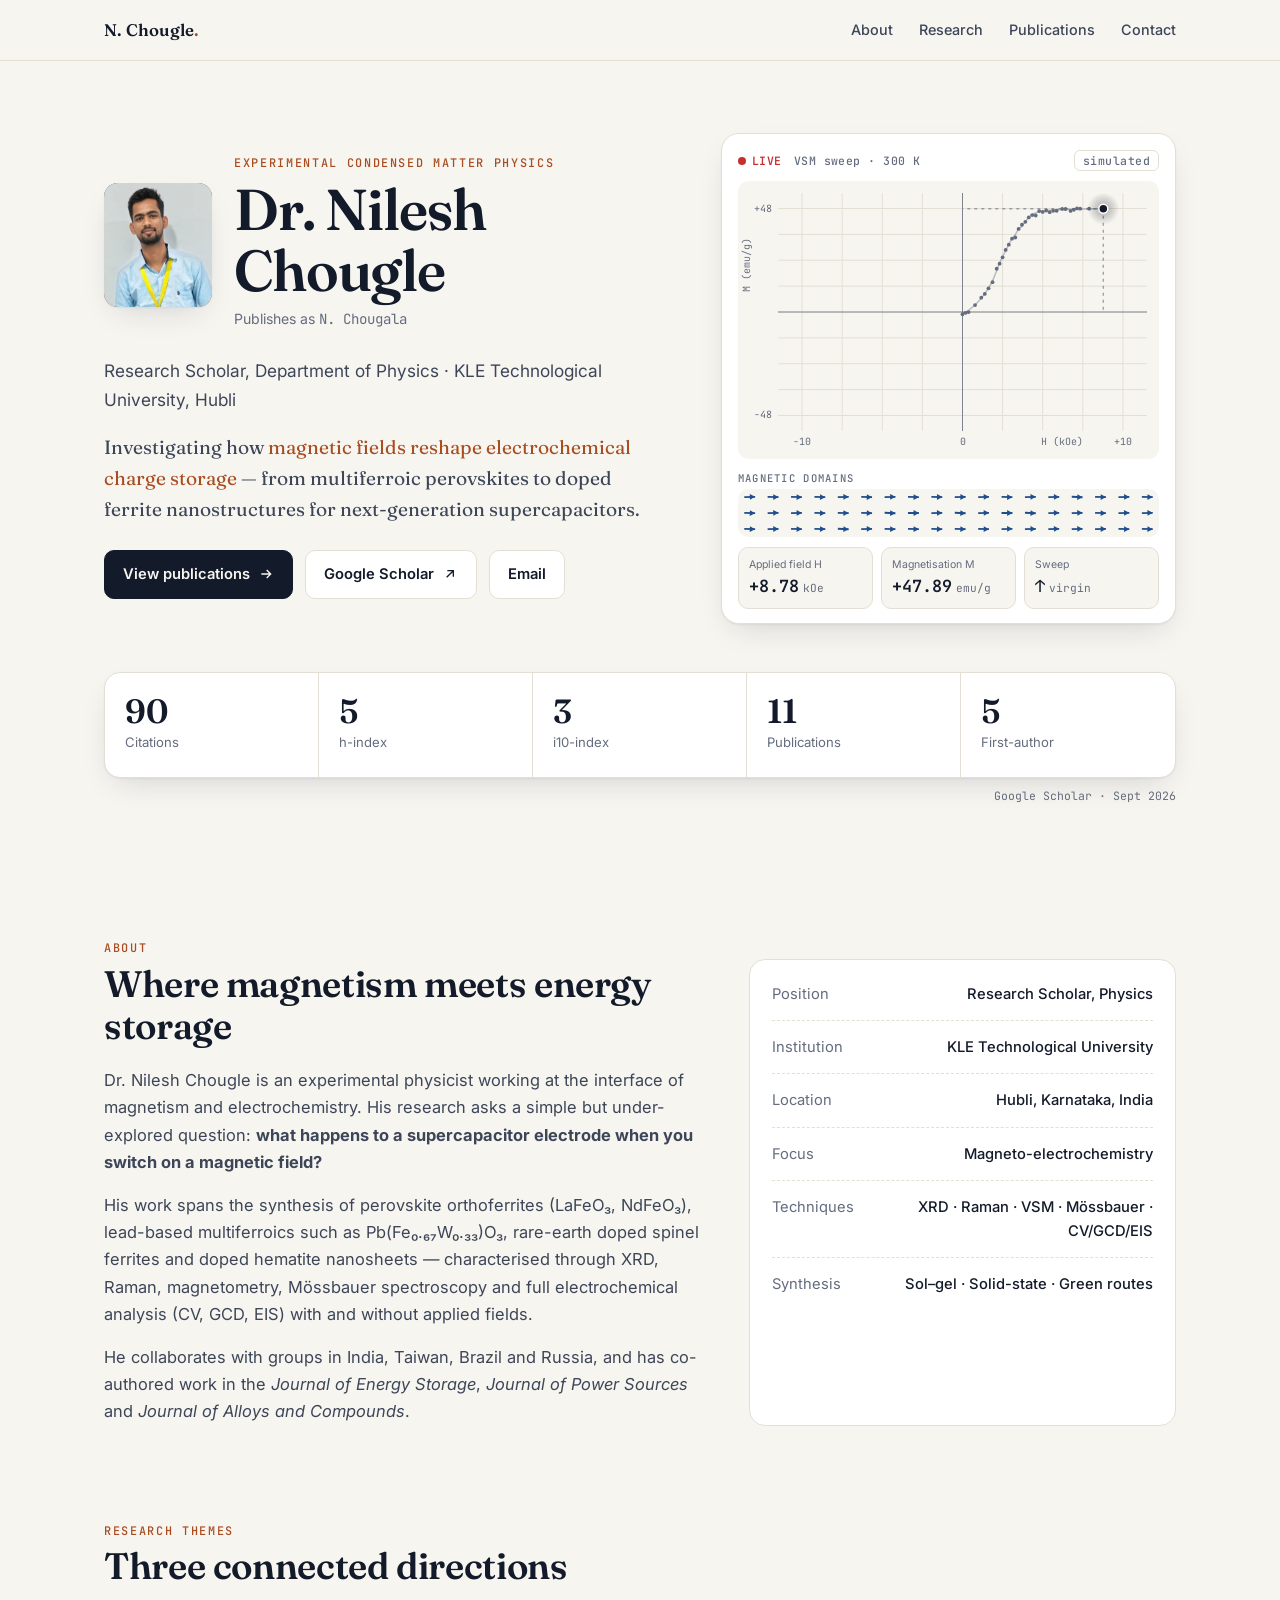
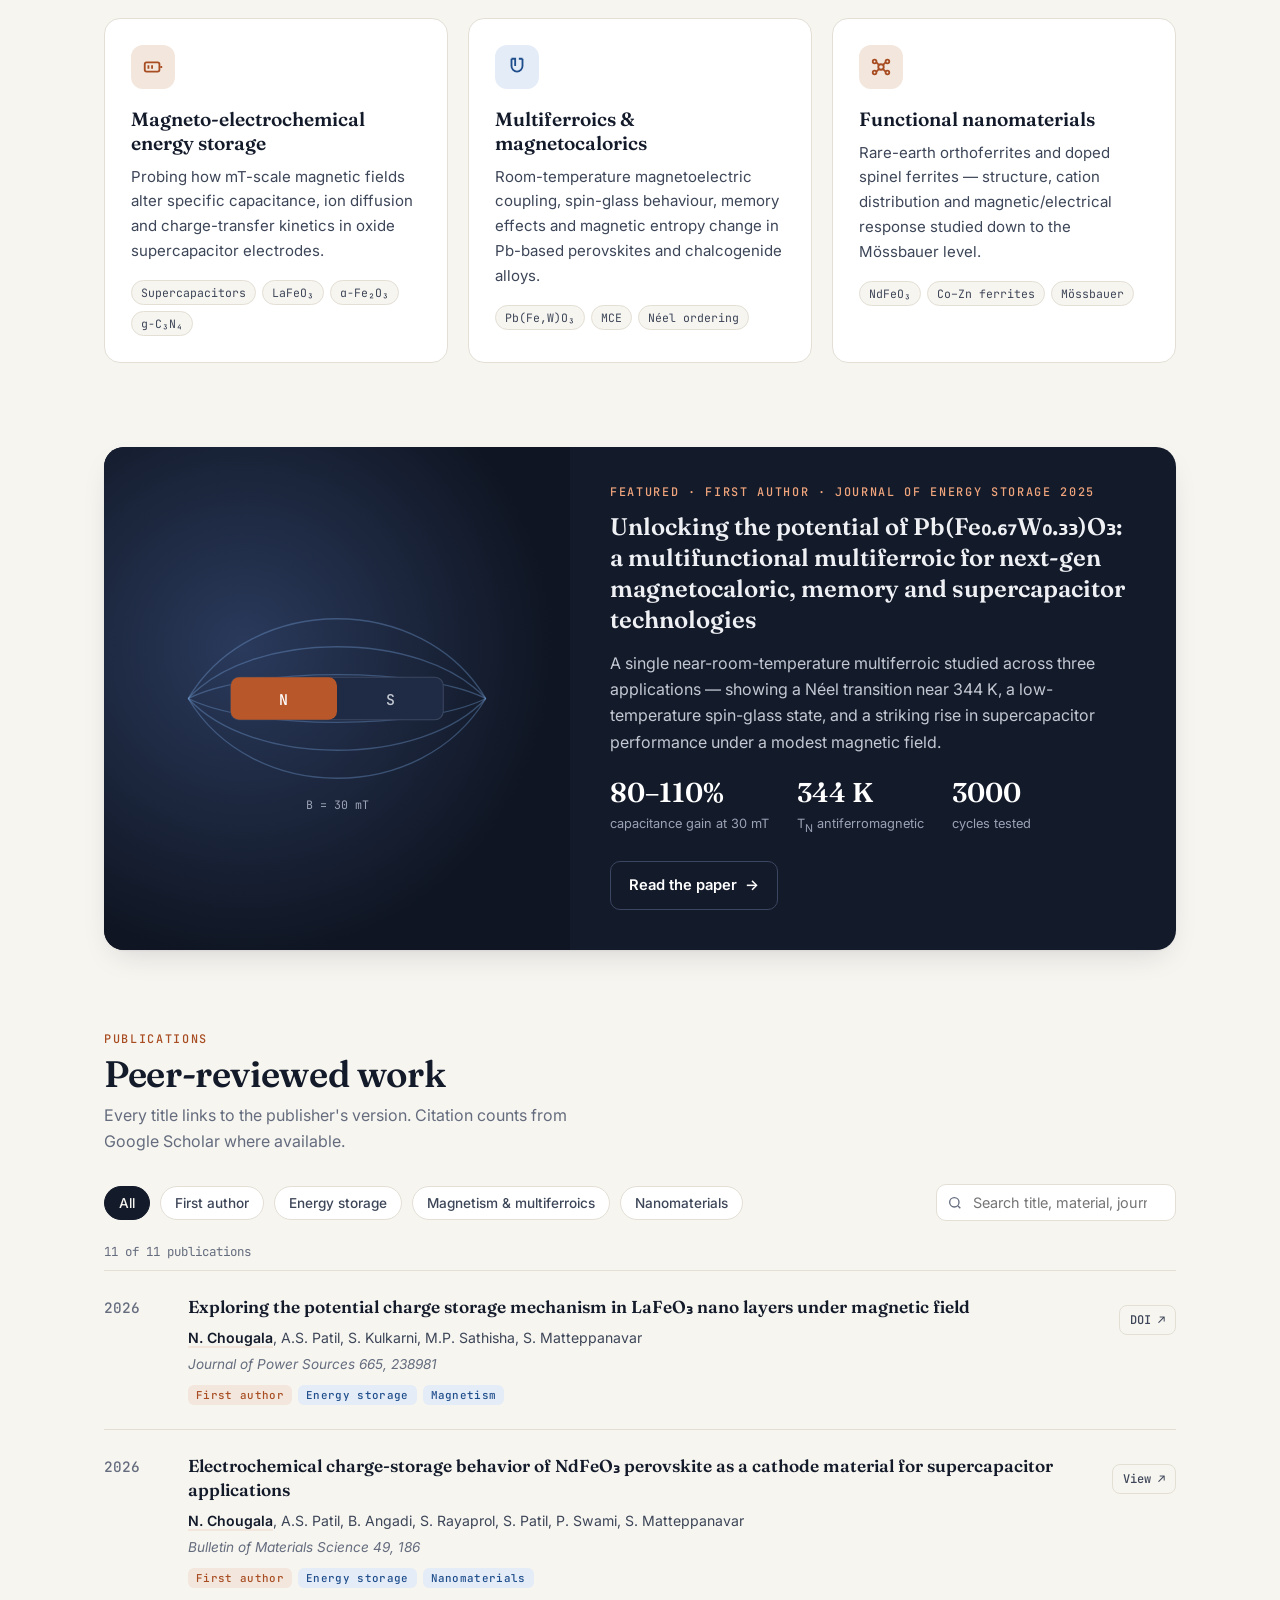
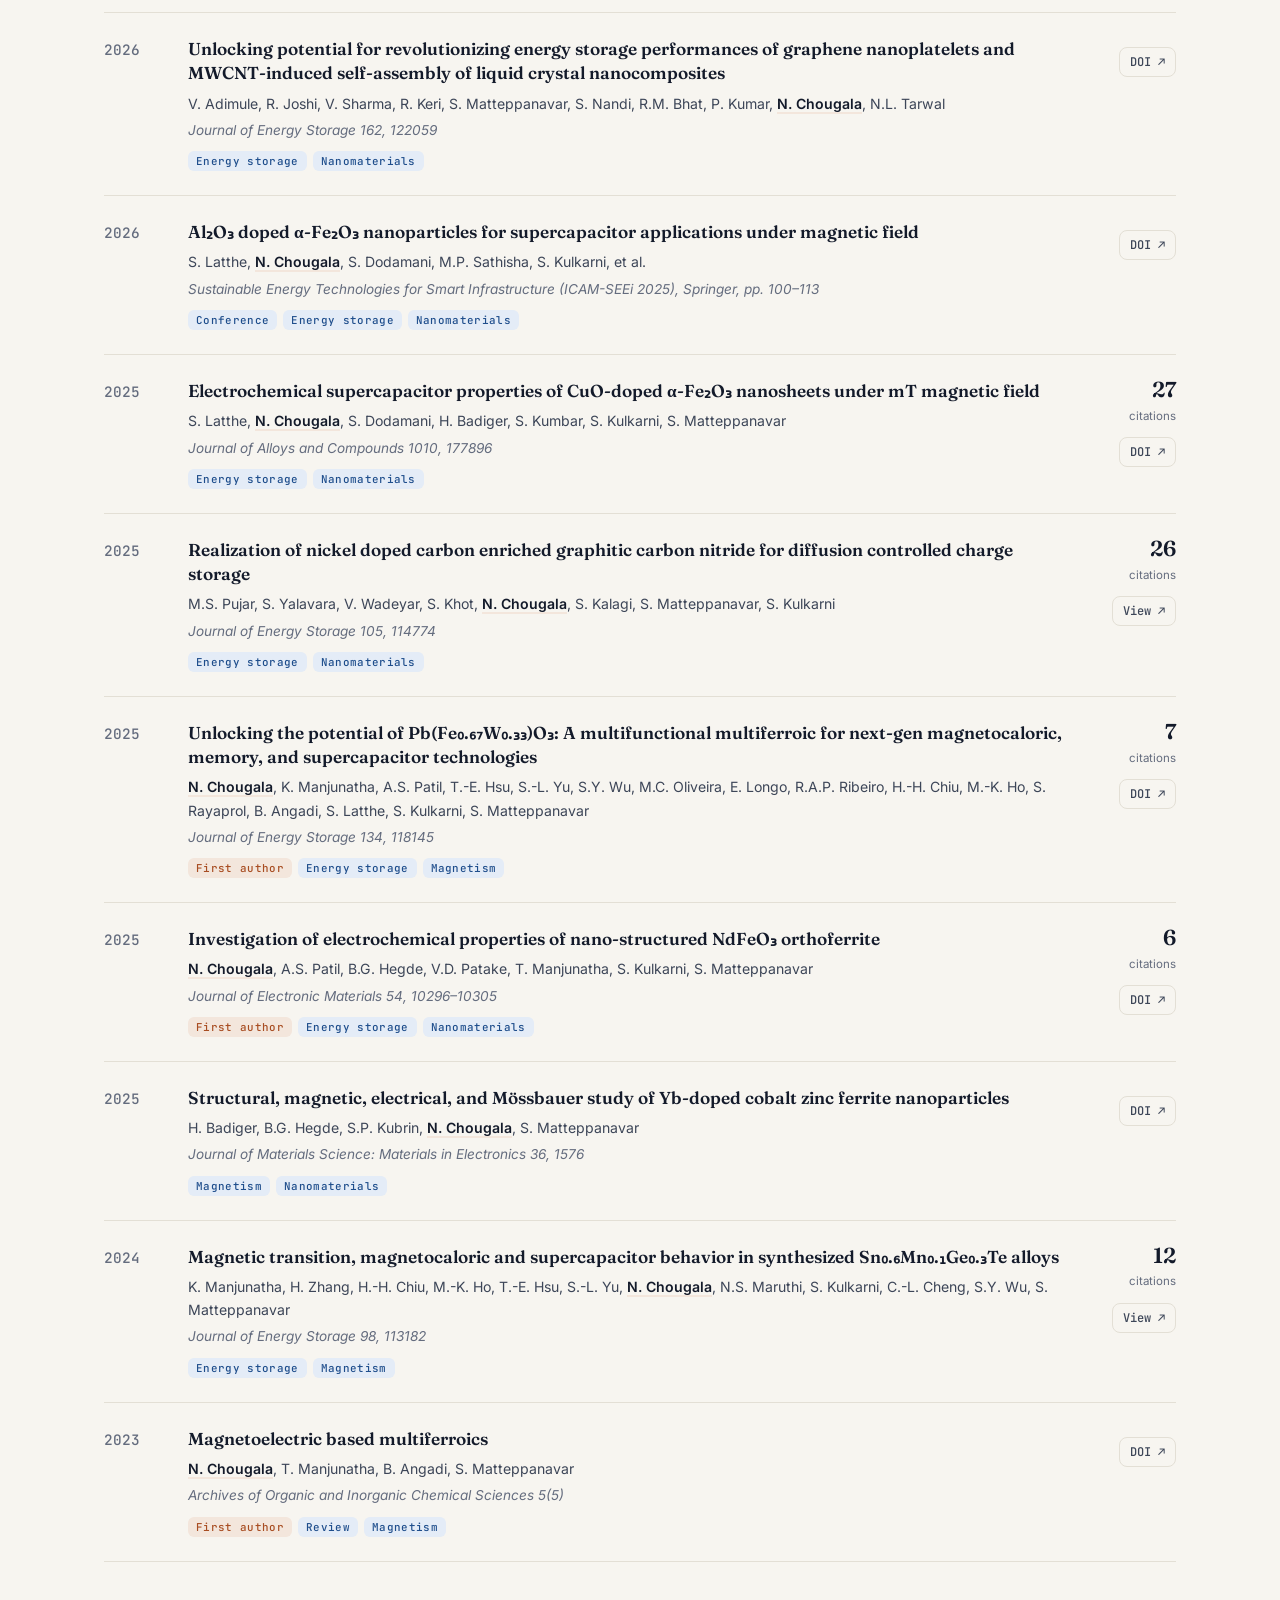
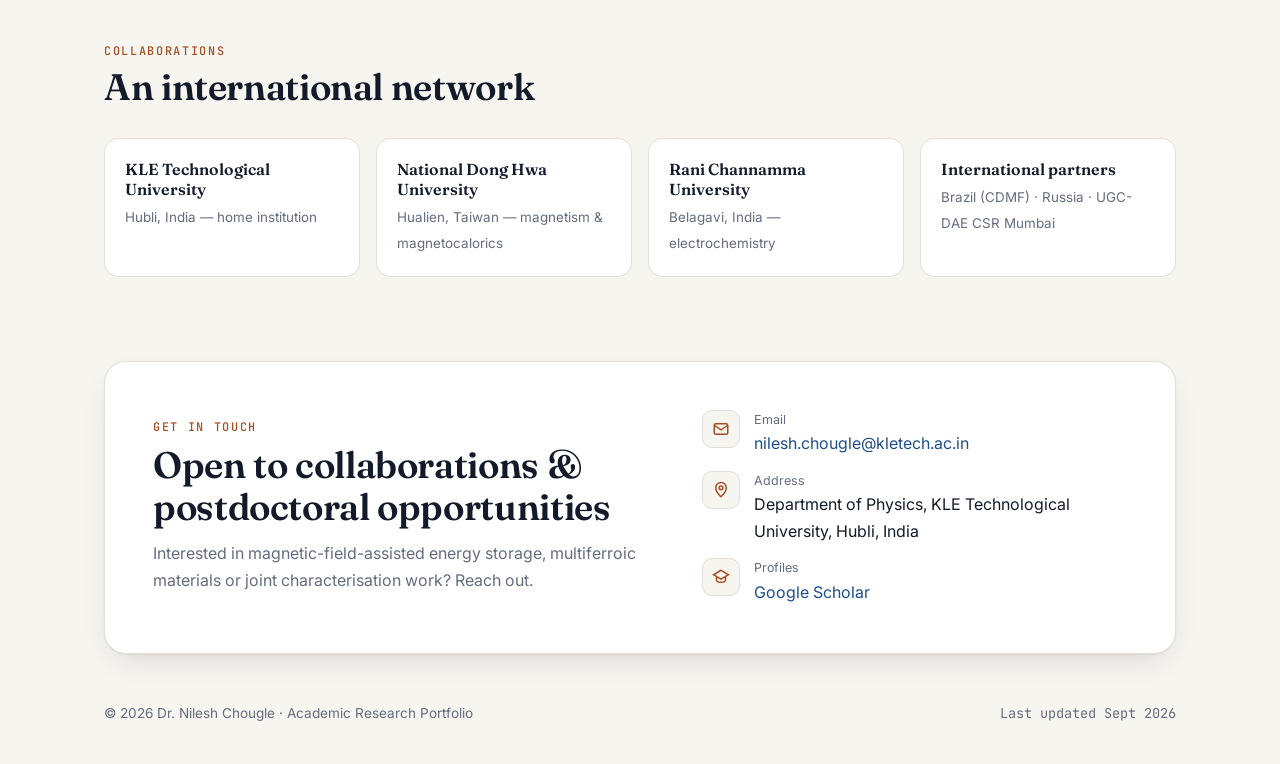
<file: index.html>
<!DOCTYPE html>
<html lang="en">
<head>
<meta charset="UTF-8">
<meta name="viewport" content="width=device-width, initial-scale=1">
<title>Dr. Nilesh Chougle — Physics Research</title>
<meta name="description" content="Dr. Nilesh Chougle — Research Scholar, Department of Physics, KLE Technological University, Hubli. Magneto-electrochemical energy storage, multiferroics, magnetocalorics and nanomaterials.">
<link rel="canonical" href="https://sagarpatil199.github.io/NileshPortfolio/">
<meta name="author" content="Dr. Nilesh Chougle">
<meta name="theme-color" content="#f7f5f0" media="(prefers-color-scheme: light)">
<meta name="theme-color" content="#0e121b" media="(prefers-color-scheme: dark)">
<link rel="icon" href="assets/favicon.svg" type="image/svg+xml">
<link rel="icon" href="assets/favicon-32.png" type="image/png" sizes="32x32">
<link rel="apple-touch-icon" href="assets/apple-touch-icon.png">

<!-- Link previews (WhatsApp, LinkedIn, X, Slack, …) -->
<meta property="og:type" content="profile">
<meta property="og:site_name" content="Dr. Nilesh Chougle">
<meta property="og:title" content="Dr. Nilesh Chougle — Physics Research">
<meta property="og:description" content="Research Scholar in Physics at KLE Technological University, Hubli. Magnetic-field-assisted supercapacitors, multiferroics, magnetocalorics and nanomaterials.">
<meta property="og:url" content="https://sagarpatil199.github.io/NileshPortfolio/">
<meta property="og:image" content="https://sagarpatil199.github.io/NileshPortfolio/assets/og-image.png">
<meta property="og:image:width" content="1200">
<meta property="og:image:height" content="630">
<meta property="og:image:alt" content="Dr. Nilesh Chougle — Research Scholar, Department of Physics, KLE Technological University">
<meta property="profile:first_name" content="Nilesh">
<meta property="profile:last_name" content="Chougle">
<meta name="twitter:card" content="summary_large_image">

<!-- Structured data for search engines. Generated by tools/build.js; do not edit by hand. -->
<script type="application/ld+json">
{"@context":"https://schema.org","@graph":[
{"@type":"Person","@id":"https://sagarpatil199.github.io/NileshPortfolio/#person","name":"Nilesh Chougle","honorificPrefix":"Dr.","alternateName":["N. Chougala","Nilesh Chougala"],"jobTitle":"Research Scholar","url":"https://sagarpatil199.github.io/NileshPortfolio/","image":"https://sagarpatil199.github.io/NileshPortfolio/assets/photo.jpg","email":"mailto:nilesh.chougle@kletech.ac.in","affiliation":{"@type":"CollegeOrUniversity","name":"KLE Technological University","department":{"@type":"Organization","name":"Department of Physics"},"address":{"@type":"PostalAddress","addressLocality":"Hubli","addressRegion":"Karnataka","addressCountry":"IN"}},"sameAs":["https://scholar.google.com/citations?user=LY0ouK8AAAAJ&hl=en"],"knowsAbout":["Magneto-electrochemical energy storage","Supercapacitors","Multiferroics","Magnetocaloric effect","Perovskite orthoferrites","Spinel ferrites","Nanomaterials"]},
{"@type":"ScholarlyArticle","name":"Exploring the potential charge storage mechanism in LaFeO₃ nano layers under magnetic field","datePublished":"2026","url":"https://doi.org/10.1016/j.jpowsour.2025.238981","author":[{"@id":"https://sagarpatil199.github.io/NileshPortfolio/#person"},{"@type":"Person","name":"A.S. Patil"},{"@type":"Person","name":"S. Kulkarni"},{"@type":"Person","name":"M.P. Sathisha"},{"@type":"Person","name":"S. Matteppanavar"}],"identifier":{"@type":"PropertyValue","propertyID":"DOI","value":"10.1016/j.jpowsour.2025.238981"},"sameAs":"https://doi.org/10.1016/j.jpowsour.2025.238981"},
{"@type":"ScholarlyArticle","name":"Electrochemical charge-storage behavior of NdFeO₃ perovskite as a cathode material for supercapacitor applications","datePublished":"2026","url":"https://scholar.google.com/scholar?q=%22Electrochemical+charge-storage+behavior+of+NdFeO3+perovskite+as+a+cathode+material%22","author":[{"@id":"https://sagarpatil199.github.io/NileshPortfolio/#person"},{"@type":"Person","name":"A.S. Patil"},{"@type":"Person","name":"B. Angadi"},{"@type":"Person","name":"S. Rayaprol"},{"@type":"Person","name":"S. Patil"},{"@type":"Person","name":"P. Swami"},{"@type":"Person","name":"S. Matteppanavar"}]},
{"@type":"ScholarlyArticle","name":"Unlocking potential for revolutionizing energy storage performances of graphene nanoplatelets and MWCNT-induced self-assembly of liquid crystal nanocomposites","datePublished":"2026","url":"https://doi.org/10.1016/j.est.2026.122059","author":[{"@type":"Person","name":"V. Adimule"},{"@type":"Person","name":"R. Joshi"},{"@type":"Person","name":"V. Sharma"},{"@type":"Person","name":"R. Keri"},{"@type":"Person","name":"S. Matteppanavar"},{"@type":"Person","name":"S. Nandi"},{"@type":"Person","name":"R.M. Bhat"},{"@type":"Person","name":"P. Kumar"},{"@id":"https://sagarpatil199.github.io/NileshPortfolio/#person"},{"@type":"Person","name":"N.L. Tarwal"}],"identifier":{"@type":"PropertyValue","propertyID":"DOI","value":"10.1016/j.est.2026.122059"},"sameAs":"https://doi.org/10.1016/j.est.2026.122059"},
{"@type":"ScholarlyArticle","name":"Al₂O₃ doped α-Fe₂O₃ nanoparticles for supercapacitor applications under magnetic field","datePublished":"2026","url":"https://link.springer.com/chapter/10.1007/978-3-032-33953-9_8","author":[{"@type":"Person","name":"S. Latthe"},{"@id":"https://sagarpatil199.github.io/NileshPortfolio/#person"},{"@type":"Person","name":"S. Dodamani"},{"@type":"Person","name":"M.P. Sathisha"},{"@type":"Person","name":"S. Kulkarni"}],"identifier":{"@type":"PropertyValue","propertyID":"DOI","value":"10.1007/978-3-032-33953-9_8"},"sameAs":"https://doi.org/10.1007/978-3-032-33953-9_8"},
{"@type":"ScholarlyArticle","name":"Electrochemical supercapacitor properties of CuO-doped α-Fe₂O₃ nanosheets under mT magnetic field","datePublished":"2025","url":"https://doi.org/10.1016/j.jallcom.2024.177896","author":[{"@type":"Person","name":"S. Latthe"},{"@id":"https://sagarpatil199.github.io/NileshPortfolio/#person"},{"@type":"Person","name":"S. Dodamani"},{"@type":"Person","name":"H. Badiger"},{"@type":"Person","name":"S. Kumbar"},{"@type":"Person","name":"S. Kulkarni"},{"@type":"Person","name":"S. Matteppanavar"}],"identifier":{"@type":"PropertyValue","propertyID":"DOI","value":"10.1016/j.jallcom.2024.177896"},"sameAs":"https://doi.org/10.1016/j.jallcom.2024.177896"},
{"@type":"ScholarlyArticle","name":"Realization of nickel doped carbon enriched graphitic carbon nitride for diffusion controlled charge storage","datePublished":"2025","url":"https://www.sciencedirect.com/science/article/pii/S2352152X24043603","author":[{"@type":"Person","name":"M.S. Pujar"},{"@type":"Person","name":"S. Yalavara"},{"@type":"Person","name":"V. Wadeyar"},{"@type":"Person","name":"S. Khot"},{"@id":"https://sagarpatil199.github.io/NileshPortfolio/#person"},{"@type":"Person","name":"S. Kalagi"},{"@type":"Person","name":"S. Matteppanavar"},{"@type":"Person","name":"S. Kulkarni"}]},
{"@type":"ScholarlyArticle","name":"Unlocking the potential of Pb(Fe₀.₆₇W₀.₃₃)O₃: A multifunctional multiferroic for next-gen magnetocaloric, memory, and supercapacitor technologies","datePublished":"2025","url":"https://doi.org/10.1016/j.est.2025.118145","author":[{"@id":"https://sagarpatil199.github.io/NileshPortfolio/#person"},{"@type":"Person","name":"K. Manjunatha"},{"@type":"Person","name":"A.S. Patil"},{"@type":"Person","name":"T.-E. Hsu"},{"@type":"Person","name":"S.-L. Yu"},{"@type":"Person","name":"S.Y. Wu"},{"@type":"Person","name":"M.C. Oliveira"},{"@type":"Person","name":"E. Longo"},{"@type":"Person","name":"R.A.P. Ribeiro"},{"@type":"Person","name":"H.-H. Chiu"},{"@type":"Person","name":"M.-K. Ho"},{"@type":"Person","name":"S. Rayaprol"},{"@type":"Person","name":"B. Angadi"},{"@type":"Person","name":"S. Latthe"},{"@type":"Person","name":"S. Kulkarni"},{"@type":"Person","name":"S. Matteppanavar"}],"identifier":{"@type":"PropertyValue","propertyID":"DOI","value":"10.1016/j.est.2025.118145"},"sameAs":"https://doi.org/10.1016/j.est.2025.118145"},
{"@type":"ScholarlyArticle","name":"Investigation of electrochemical properties of nano-structured NdFeO₃ orthoferrite","datePublished":"2025","url":"https://doi.org/10.1007/s11664-025-12385-6","author":[{"@id":"https://sagarpatil199.github.io/NileshPortfolio/#person"},{"@type":"Person","name":"A.S. Patil"},{"@type":"Person","name":"B.G. Hegde"},{"@type":"Person","name":"V.D. Patake"},{"@type":"Person","name":"T. Manjunatha"},{"@type":"Person","name":"S. Kulkarni"},{"@type":"Person","name":"S. Matteppanavar"}],"identifier":{"@type":"PropertyValue","propertyID":"DOI","value":"10.1007/s11664-025-12385-6"},"sameAs":"https://doi.org/10.1007/s11664-025-12385-6"},
{"@type":"ScholarlyArticle","name":"Structural, magnetic, electrical, and Mössbauer study of Yb-doped cobalt zinc ferrite nanoparticles","datePublished":"2025","url":"https://doi.org/10.1007/s10854-025-15632-y","author":[{"@type":"Person","name":"H. Badiger"},{"@type":"Person","name":"B.G. Hegde"},{"@type":"Person","name":"S.P. Kubrin"},{"@id":"https://sagarpatil199.github.io/NileshPortfolio/#person"},{"@type":"Person","name":"S. Matteppanavar"}],"identifier":{"@type":"PropertyValue","propertyID":"DOI","value":"10.1007/s10854-025-15632-y"},"sameAs":"https://doi.org/10.1007/s10854-025-15632-y"},
{"@type":"ScholarlyArticle","name":"Magnetic transition, magnetocaloric and supercapacitor behavior in synthesized Sn₀.₆Mn₀.₁Ge₀.₃Te alloys","datePublished":"2024","url":"https://www.sciencedirect.com/science/article/pii/S2352152X24027683","author":[{"@type":"Person","name":"K. Manjunatha"},{"@type":"Person","name":"H. Zhang"},{"@type":"Person","name":"H.-H. Chiu"},{"@type":"Person","name":"M.-K. Ho"},{"@type":"Person","name":"T.-E. Hsu"},{"@type":"Person","name":"S.-L. Yu"},{"@id":"https://sagarpatil199.github.io/NileshPortfolio/#person"},{"@type":"Person","name":"N.S. Maruthi"},{"@type":"Person","name":"S. Kulkarni"},{"@type":"Person","name":"C.-L. Cheng"},{"@type":"Person","name":"S.Y. Wu"},{"@type":"Person","name":"S. Matteppanavar"}]},
{"@type":"ScholarlyArticle","name":"Magnetoelectric based multiferroics","datePublished":"2023","url":"https://doi.org/10.32474/AOICS.2023.05.000222","author":[{"@id":"https://sagarpatil199.github.io/NileshPortfolio/#person"},{"@type":"Person","name":"T. Manjunatha"},{"@type":"Person","name":"B. Angadi"},{"@type":"Person","name":"S. Matteppanavar"}],"identifier":{"@type":"PropertyValue","propertyID":"DOI","value":"10.32474/AOICS.2023.05.000222"},"sameAs":"https://doi.org/10.32474/AOICS.2023.05.000222"}
]}
</script>

<link rel="preconnect" href="https://fonts.googleapis.com">
<link rel="preconnect" href="https://fonts.gstatic.com" crossorigin>
<link href="https://fonts.googleapis.com/css2?family=Fraunces:opsz,wght@9..144,400;9..144,600&family=Inter:wght@400;500;600&family=JetBrains+Mono:wght@400;500&display=swap" rel="stylesheet">
<link rel="stylesheet" href="css/style.css">
</head>
<body>

<a class="skip" href="#main">Skip to content</a>

<nav aria-label="Main">
  <div class="wrap">
    <a class="brand" href="#top">N. Chougle<span>.</span></a>
    <button class="menu-btn" type="button" aria-expanded="false" aria-controls="site-links" aria-label="Open menu">
      <svg aria-hidden="true" focusable="false" class="bars" viewBox="0 0 24 24" fill="none" stroke="currentColor" stroke-width="2"><path d="M4 7h16M4 12h16M4 17h16"/></svg>
      <svg aria-hidden="true" focusable="false" class="x" viewBox="0 0 24 24" fill="none" stroke="currentColor" stroke-width="2"><path d="M6 6l12 12M18 6 6 18"/></svg>
    </button>
    <div class="links" id="site-links">
      <a href="#about">About</a>
      <a href="#research">Research</a>
      <a href="#publications">Publications</a>
      <a href="#contact">Contact</a>
    </div>
  </div>
</nav>

<main id="main" tabindex="-1">

<header class="hero" id="top">
  <div class="wrap hero-grid">
    <div>
      <div class="id">
        <!-- Profile photo: replace assets/photo.jpg to update -->
        <div class="photo"><img src="assets/photo.jpg" alt="Portrait of Dr. Nilesh Chougle" width="293" height="358"></div>
        <div>
          <div class="eyebrow">Experimental Condensed Matter Physics</div>
          <h1>Dr. Nilesh Chougle</h1>
          <div class="aka">Publishes as <span class="mono">N. Chougala</span></div>
        </div>
      </div>
      <p class="role">Research Scholar, Department of Physics · KLE Technological University, Hubli</p>
      <p class="lede">Investigating how <em>magnetic fields reshape electrochemical charge storage</em> — from multiferroic perovskites to doped ferrite nanostructures for next-generation supercapacitors.</p>
      <div class="cta">
        <a class="btn primary" href="#publications">View publications
          <svg aria-hidden="true" focusable="false" viewBox="0 0 24 24" fill="none" stroke="currentColor" stroke-width="2"><path d="M5 12h14M13 6l6 6-6 6"/></svg></a>
        <a class="btn" href="https://scholar.google.com/citations?user=LY0ouK8AAAAJ&hl=en" target="_blank" rel="noopener">Google Scholar
          <svg aria-hidden="true" focusable="false" viewBox="0 0 24 24" fill="none" stroke="currentColor" stroke-width="2"><path d="M7 17 17 7M8 7h9v9"/></svg><span class="sr-only"> (opens in new tab)</span></a>
        <a class="btn" href="mailto:nilesh.chougle@kletech.ac.in">Email</a>
      </div>
    </div>

    <figure class="plot instrument">
      <figcaption class="sr-only">Simulated animation, not real measurement data: a vibrating-sample magnetometer sweep at 300 K tracing a magnetic hysteresis (M–H) loop, with arrows showing magnetic domains flipping as the applied field reverses.</figcaption>
      <div class="inst-head" aria-hidden="true">
        <span class="live"><i></i>LIVE</span>
        <span>VSM sweep · 300 K</span>
        <span class="sim">simulated</span>
      </div>
      <canvas id="mh" aria-hidden="true"></canvas>
      <div class="inst-label" aria-hidden="true">Magnetic domains</div>
      <canvas id="dom" aria-hidden="true"></canvas>
      <div class="readouts" aria-hidden="true">
        <div><small>Applied field H</small><b id="rH">+0.00</b><em>kOe</em></div>
        <div><small>Magnetisation M</small><b id="rM">0.00</b><em>emu/g</em></div>
        <div><small>Sweep</small><b id="rB">—</b><em id="rS">virgin</em></div>
      </div>
    </figure>
  </div>

  <div class="wrap metrics-wrap">
    <div class="metrics">
      <div class="metric"><b>90</b><span>Citations</span></div>
      <div class="metric"><b>5</b><span>h-index</span></div>
      <div class="metric"><b>3</b><span>i10-index</span></div>
      <div class="metric"><b id="m-papers">11</b><span>Publications</span></div>
      <div class="metric"><b id="m-first">5</b><span>First-author</span></div>
    </div>
    <div class="src">Google Scholar · Sept 2026</div>
  </div>
</header>

<div class="wrap">

  <section id="about">
    <div class="about">
      <div>
        <div class="eyebrow">About</div>
        <h2>Where magnetism meets energy storage</h2>
        <p>Dr. Nilesh Chougle is an experimental physicist working at the interface of magnetism and electrochemistry. His research asks a simple but under-explored question: <strong>what happens to a supercapacitor electrode when you switch on a magnetic field?</strong></p>
        <p>His work spans the synthesis of perovskite orthoferrites (LaFeO₃, NdFeO₃), lead-based multiferroics such as Pb(Fe₀.₆₇W₀.₃₃)O₃, rare-earth doped spinel ferrites and doped hematite nanosheets — characterised through XRD, Raman, magnetometry, Mössbauer spectroscopy and full electrochemical analysis (CV, GCD, EIS) with and without applied fields.</p>
        <p>He collaborates with groups in India, Taiwan, Brazil and Russia, and has co-authored work in the <em>Journal of Energy Storage</em>, <em>Journal of Power Sources</em> and <em>Journal of Alloys and Compounds</em>.</p>
      </div>
      <dl class="facts">
        <div class="fact"><dt>Position</dt><dd>Research Scholar, Physics</dd></div>
        <div class="fact"><dt>Institution</dt><dd>KLE Technological University</dd></div>
        <div class="fact"><dt>Location</dt><dd>Hubli, Karnataka, India</dd></div>
        <div class="fact"><dt>Focus</dt><dd>Magneto-electrochemistry</dd></div>
        <div class="fact"><dt>Techniques</dt><dd>XRD · Raman · VSM · Mössbauer · CV/GCD/EIS</dd></div>
        <div class="fact"><dt>Synthesis</dt><dd>Sol–gel · Solid-state · Green routes</dd></div>
      </dl>
    </div>
  </section>

  <section id="research">
    <div class="sec-head">
      <div>
        <div class="eyebrow">Research themes</div>
        <h2>Three connected directions</h2>
      </div>
    </div>
    <div class="themes">
      <article class="theme">
        <div class="ico"><svg aria-hidden="true" focusable="false" width="22" height="22" viewBox="0 0 24 24" fill="none" stroke="currentColor" stroke-width="2"><rect x="3" y="7" width="16" height="10" rx="2"/><path d="M21 11v2M7 10v4M11 10v4"/></svg></div>
        <h3>Magneto-electrochemical energy storage</h3>
        <p>Probing how mT-scale magnetic fields alter specific capacitance, ion diffusion and charge-transfer kinetics in oxide supercapacitor electrodes.</p>
        <div class="chips"><span class="chip">Supercapacitors</span><span class="chip">LaFeO₃</span><span class="chip">α-Fe₂O₃</span><span class="chip">g-C₃N₄</span></div>
      </article>
      <article class="theme">
        <div class="ico"><svg aria-hidden="true" focusable="false" width="22" height="22" viewBox="0 0 24 24" fill="none" stroke="currentColor" stroke-width="2"><path d="M6 3v8a6 6 0 0 0 12 0V3"/><path d="M6 3h4v8M14 3h4"/></svg></div>
        <h3>Multiferroics &amp; magnetocalorics</h3>
        <p>Room-temperature magnetoelectric coupling, spin-glass behaviour, memory effects and magnetic entropy change in Pb-based perovskites and chalcogenide alloys.</p>
        <div class="chips"><span class="chip">Pb(Fe,W)O₃</span><span class="chip">MCE</span><span class="chip">Néel ordering</span></div>
      </article>
      <article class="theme">
        <div class="ico"><svg aria-hidden="true" focusable="false" width="22" height="22" viewBox="0 0 24 24" fill="none" stroke="currentColor" stroke-width="2"><circle cx="12" cy="12" r="3"/><circle cx="5" cy="6" r="2"/><circle cx="19" cy="6" r="2"/><circle cx="5" cy="18" r="2"/><circle cx="19" cy="18" r="2"/><path d="M7 7l3 3M17 7l-3 3M7 17l3-3M17 17l-3-3"/></svg></div>
        <h3>Functional nanomaterials</h3>
        <p>Rare-earth orthoferrites and doped spinel ferrites — structure, cation distribution and magnetic/electrical response studied down to the Mössbauer level.</p>
        <div class="chips"><span class="chip">NdFeO₃</span><span class="chip">Co–Zn ferrites</span><span class="chip">Mössbauer</span></div>
      </article>
    </div>
  </section>

  <section>
    <div class="featured">
      <div class="feat-vis" aria-hidden="true">
        <svg viewBox="0 0 320 240">
          <g stroke="#7aa6e0" stroke-opacity=".35" fill="none" stroke-width="1.3">
            <path d="M20 120 C80 20 240 20 300 120"/><path d="M20 120 C80 55 240 55 300 120"/>
            <path d="M20 120 C80 185 240 185 300 120"/><path d="M20 120 C80 220 240 220 300 120"/>
            <path d="M20 120 C80 90 240 90 300 120"/><path d="M20 120 C80 150 240 150 300 120"/>
          </g>
          <rect x="60" y="100" width="200" height="40" rx="8" fill="#1f2b44" stroke="#3b4660"/>
          <rect x="60" y="100" width="100" height="40" rx="8" fill="#b8572a"/>
          <text x="110" y="126" text-anchor="middle" font-family="JetBrains Mono" font-size="14" fill="#fff" font-weight="500">N</text>
          <text x="210" y="126" text-anchor="middle" font-family="JetBrains Mono" font-size="14" fill="#c3c8d2" font-weight="500">S</text>
          <text x="160" y="224" text-anchor="middle" font-family="JetBrains Mono" font-size="11" fill="#9aa3b5">B = 30 mT</text>
        </svg>
      </div>
      <div class="feat-body">
        <div class="eyebrow">Featured · First author · Journal of Energy Storage 2025</div>
        <h3>Unlocking the potential of Pb(Fe₀.₆₇W₀.₃₃)O₃: a multifunctional multiferroic for next-gen magnetocaloric, memory and supercapacitor technologies</h3>
        <p>A single near-room-temperature multiferroic studied across three applications — showing a Néel transition near 344 K, a low-temperature spin-glass state, and a striking rise in supercapacitor performance under a modest magnetic field.</p>
        <div class="kpis">
          <div class="kpi"><b>80–110%</b><span>capacitance gain at 30 mT</span></div>
          <div class="kpi"><b>344 K</b><span>T<sub>N</sub> antiferromagnetic</span></div>
          <div class="kpi"><b>3000</b><span>cycles tested</span></div>
        </div>
        <a class="btn" href="https://doi.org/10.1016/j.est.2025.118145" target="_blank" rel="noopener">Read the paper <span aria-hidden="true">→</span><span class="sr-only"> (opens in new tab)</span></a>
      </div>
    </div>
  </section>

  <section id="publications">
    <div class="sec-head">
      <div>
        <div class="eyebrow">Publications</div>
        <h2>Peer-reviewed work</h2>
        <p class="sub">Every title links to the publisher's version. Citation counts from Google Scholar where available.</p>
      </div>
    </div>
    <div class="toolbar" hidden>
      <div class="filters" role="group" aria-label="Filter publications">
      <button class="filter" data-f="all" aria-pressed="true">All</button>
      <button class="filter" data-f="first" aria-pressed="false">First author</button>
      <button class="filter" data-f="storage" aria-pressed="false">Energy storage</button>
      <button class="filter" data-f="magnetism" aria-pressed="false">Magnetism &amp; multiferroics</button>
      <button class="filter" data-f="nano" aria-pressed="false">Nanomaterials</button>
      </div>
      <label class="search">
        <span class="sr-only">Search publications</span>
        <svg aria-hidden="true" focusable="false" viewBox="0 0 24 24" fill="none" stroke="currentColor" stroke-width="2"><circle cx="11" cy="11" r="7"/><path d="m20 20-3.5-3.5"/></svg>
        <input id="q" type="search" placeholder="Search title, material, journal…">
      </label>
    </div>
    <div class="count" id="count" role="status" aria-live="polite">11 of 11 publications</div>
    <!-- The list below is generated from data/publications.js by: node tools/build.js -->
    <ol class="pubs" id="pubs">
      <!-- build:publications -->
      <li class="pub" data-first="true" data-cat="storage magnetism">
        <div class="yr">2026</div>
        <div>
          <p class="pt"><a href="https://doi.org/10.1016/j.jpowsour.2025.238981" target="_blank" rel="noopener">Exploring the potential charge storage mechanism in LaFeO₃ nano layers under magnetic field<span class="sr-only"> (opens in new tab)</span></a></p>
          <p class="au"><strong>N. Chougala</strong>, A.S. Patil, S. Kulkarni, M.P. Sathisha, S. Matteppanavar</p>
          <div class="jn">Journal of Power Sources 665, 238981</div>
          <div class="tags"><span class="tag first">First author</span><span class="tag">Energy storage</span><span class="tag">Magnetism</span></div>
        </div>
        <div class="side">
          <div></div>
          <a class="doi" href="https://doi.org/10.1016/j.jpowsour.2025.238981" target="_blank" rel="noopener">DOI<span aria-hidden="true"> ↗</span><span class="sr-only"> publisher page (opens in new tab)</span></a>
        </div>
      </li>
      <li class="pub" data-first="true" data-cat="storage nano">
        <div class="yr">2026</div>
        <div>
          <p class="pt"><a href="https://scholar.google.com/scholar?q=%22Electrochemical+charge-storage+behavior+of+NdFeO3+perovskite+as+a+cathode+material%22" target="_blank" rel="noopener">Electrochemical charge-storage behavior of NdFeO₃ perovskite as a cathode material for supercapacitor applications<span class="sr-only"> (opens in new tab)</span></a></p>
          <p class="au"><strong>N. Chougala</strong>, A.S. Patil, B. Angadi, S. Rayaprol, S. Patil, P. Swami, S. Matteppanavar</p>
          <div class="jn">Bulletin of Materials Science 49, 186</div>
          <div class="tags"><span class="tag first">First author</span><span class="tag">Energy storage</span><span class="tag">Nanomaterials</span></div>
        </div>
        <div class="side">
          <div></div>
          <a class="doi" href="https://scholar.google.com/scholar?q=%22Electrochemical+charge-storage+behavior+of+NdFeO3+perovskite+as+a+cathode+material%22" target="_blank" rel="noopener">View<span aria-hidden="true"> ↗</span><span class="sr-only"> publisher page (opens in new tab)</span></a>
        </div>
      </li>
      <li class="pub" data-first="false" data-cat="storage nano">
        <div class="yr">2026</div>
        <div>
          <p class="pt"><a href="https://doi.org/10.1016/j.est.2026.122059" target="_blank" rel="noopener">Unlocking potential for revolutionizing energy storage performances of graphene nanoplatelets and MWCNT-induced self-assembly of liquid crystal nanocomposites<span class="sr-only"> (opens in new tab)</span></a></p>
          <p class="au">V. Adimule, R. Joshi, V. Sharma, R. Keri, S. Matteppanavar, S. Nandi, R.M. Bhat, P. Kumar, <strong>N. Chougala</strong>, N.L. Tarwal</p>
          <div class="jn">Journal of Energy Storage 162, 122059</div>
          <div class="tags"><span class="tag">Energy storage</span><span class="tag">Nanomaterials</span></div>
        </div>
        <div class="side">
          <div></div>
          <a class="doi" href="https://doi.org/10.1016/j.est.2026.122059" target="_blank" rel="noopener">DOI<span aria-hidden="true"> ↗</span><span class="sr-only"> publisher page (opens in new tab)</span></a>
        </div>
      </li>
      <li class="pub" data-first="false" data-cat="storage nano">
        <div class="yr">2026</div>
        <div>
          <p class="pt"><a href="https://link.springer.com/chapter/10.1007/978-3-032-33953-9_8" target="_blank" rel="noopener">Al₂O₃ doped α-Fe₂O₃ nanoparticles for supercapacitor applications under magnetic field<span class="sr-only"> (opens in new tab)</span></a></p>
          <p class="au">S. Latthe, <strong>N. Chougala</strong>, S. Dodamani, M.P. Sathisha, S. Kulkarni, et al.</p>
          <div class="jn">Sustainable Energy Technologies for Smart Infrastructure (ICAM-SEEi 2025), Springer, pp. 100–113</div>
          <div class="tags"><span class="tag">Conference</span><span class="tag">Energy storage</span><span class="tag">Nanomaterials</span></div>
        </div>
        <div class="side">
          <div></div>
          <a class="doi" href="https://link.springer.com/chapter/10.1007/978-3-032-33953-9_8" target="_blank" rel="noopener">DOI<span aria-hidden="true"> ↗</span><span class="sr-only"> publisher page (opens in new tab)</span></a>
        </div>
      </li>
      <li class="pub" data-first="false" data-cat="storage nano">
        <div class="yr">2025</div>
        <div>
          <p class="pt"><a href="https://doi.org/10.1016/j.jallcom.2024.177896" target="_blank" rel="noopener">Electrochemical supercapacitor properties of CuO-doped α-Fe₂O₃ nanosheets under mT magnetic field<span class="sr-only"> (opens in new tab)</span></a></p>
          <p class="au">S. Latthe, <strong>N. Chougala</strong>, S. Dodamani, H. Badiger, S. Kumbar, S. Kulkarni, S. Matteppanavar</p>
          <div class="jn">Journal of Alloys and Compounds 1010, 177896</div>
          <div class="tags"><span class="tag">Energy storage</span><span class="tag">Nanomaterials</span></div>
        </div>
        <div class="side">
          <div class="cites"><b>27</b><span>citations</span></div>
          <a class="doi" href="https://doi.org/10.1016/j.jallcom.2024.177896" target="_blank" rel="noopener">DOI<span aria-hidden="true"> ↗</span><span class="sr-only"> publisher page (opens in new tab)</span></a>
        </div>
      </li>
      <li class="pub" data-first="false" data-cat="storage nano">
        <div class="yr">2025</div>
        <div>
          <p class="pt"><a href="https://www.sciencedirect.com/science/article/pii/S2352152X24043603" target="_blank" rel="noopener">Realization of nickel doped carbon enriched graphitic carbon nitride for diffusion controlled charge storage<span class="sr-only"> (opens in new tab)</span></a></p>
          <p class="au">M.S. Pujar, S. Yalavara, V. Wadeyar, S. Khot, <strong>N. Chougala</strong>, S. Kalagi, S. Matteppanavar, S. Kulkarni</p>
          <div class="jn">Journal of Energy Storage 105, 114774</div>
          <div class="tags"><span class="tag">Energy storage</span><span class="tag">Nanomaterials</span></div>
        </div>
        <div class="side">
          <div class="cites"><b>26</b><span>citations</span></div>
          <a class="doi" href="https://www.sciencedirect.com/science/article/pii/S2352152X24043603" target="_blank" rel="noopener">View<span aria-hidden="true"> ↗</span><span class="sr-only"> publisher page (opens in new tab)</span></a>
        </div>
      </li>
      <li class="pub" data-first="true" data-cat="storage magnetism">
        <div class="yr">2025</div>
        <div>
          <p class="pt"><a href="https://doi.org/10.1016/j.est.2025.118145" target="_blank" rel="noopener">Unlocking the potential of Pb(Fe₀.₆₇W₀.₃₃)O₃: A multifunctional multiferroic for next-gen magnetocaloric, memory, and supercapacitor technologies<span class="sr-only"> (opens in new tab)</span></a></p>
          <p class="au"><strong>N. Chougala</strong>, K. Manjunatha, A.S. Patil, T.-E. Hsu, S.-L. Yu, S.Y. Wu, M.C. Oliveira, E. Longo, R.A.P. Ribeiro, H.-H. Chiu, M.-K. Ho, S. Rayaprol, B. Angadi, S. Latthe, S. Kulkarni, S. Matteppanavar</p>
          <div class="jn">Journal of Energy Storage 134, 118145</div>
          <div class="tags"><span class="tag first">First author</span><span class="tag">Energy storage</span><span class="tag">Magnetism</span></div>
        </div>
        <div class="side">
          <div class="cites"><b>7</b><span>citations</span></div>
          <a class="doi" href="https://doi.org/10.1016/j.est.2025.118145" target="_blank" rel="noopener">DOI<span aria-hidden="true"> ↗</span><span class="sr-only"> publisher page (opens in new tab)</span></a>
        </div>
      </li>
      <li class="pub" data-first="true" data-cat="storage nano">
        <div class="yr">2025</div>
        <div>
          <p class="pt"><a href="https://doi.org/10.1007/s11664-025-12385-6" target="_blank" rel="noopener">Investigation of electrochemical properties of nano-structured NdFeO₃ orthoferrite<span class="sr-only"> (opens in new tab)</span></a></p>
          <p class="au"><strong>N. Chougala</strong>, A.S. Patil, B.G. Hegde, V.D. Patake, T. Manjunatha, S. Kulkarni, S. Matteppanavar</p>
          <div class="jn">Journal of Electronic Materials 54, 10296–10305</div>
          <div class="tags"><span class="tag first">First author</span><span class="tag">Energy storage</span><span class="tag">Nanomaterials</span></div>
        </div>
        <div class="side">
          <div class="cites"><b>6</b><span>citations</span></div>
          <a class="doi" href="https://doi.org/10.1007/s11664-025-12385-6" target="_blank" rel="noopener">DOI<span aria-hidden="true"> ↗</span><span class="sr-only"> publisher page (opens in new tab)</span></a>
        </div>
      </li>
      <li class="pub" data-first="false" data-cat="magnetism nano">
        <div class="yr">2025</div>
        <div>
          <p class="pt"><a href="https://doi.org/10.1007/s10854-025-15632-y" target="_blank" rel="noopener">Structural, magnetic, electrical, and Mössbauer study of Yb-doped cobalt zinc ferrite nanoparticles<span class="sr-only"> (opens in new tab)</span></a></p>
          <p class="au">H. Badiger, B.G. Hegde, S.P. Kubrin, <strong>N. Chougala</strong>, S. Matteppanavar</p>
          <div class="jn">Journal of Materials Science: Materials in Electronics 36, 1576</div>
          <div class="tags"><span class="tag">Magnetism</span><span class="tag">Nanomaterials</span></div>
        </div>
        <div class="side">
          <div></div>
          <a class="doi" href="https://doi.org/10.1007/s10854-025-15632-y" target="_blank" rel="noopener">DOI<span aria-hidden="true"> ↗</span><span class="sr-only"> publisher page (opens in new tab)</span></a>
        </div>
      </li>
      <li class="pub" data-first="false" data-cat="storage magnetism">
        <div class="yr">2024</div>
        <div>
          <p class="pt"><a href="https://www.sciencedirect.com/science/article/pii/S2352152X24027683" target="_blank" rel="noopener">Magnetic transition, magnetocaloric and supercapacitor behavior in synthesized Sn₀.₆Mn₀.₁Ge₀.₃Te alloys<span class="sr-only"> (opens in new tab)</span></a></p>
          <p class="au">K. Manjunatha, H. Zhang, H.-H. Chiu, M.-K. Ho, T.-E. Hsu, S.-L. Yu, <strong>N. Chougala</strong>, N.S. Maruthi, S. Kulkarni, C.-L. Cheng, S.Y. Wu, S. Matteppanavar</p>
          <div class="jn">Journal of Energy Storage 98, 113182</div>
          <div class="tags"><span class="tag">Energy storage</span><span class="tag">Magnetism</span></div>
        </div>
        <div class="side">
          <div class="cites"><b>12</b><span>citations</span></div>
          <a class="doi" href="https://www.sciencedirect.com/science/article/pii/S2352152X24027683" target="_blank" rel="noopener">View<span aria-hidden="true"> ↗</span><span class="sr-only"> publisher page (opens in new tab)</span></a>
        </div>
      </li>
      <li class="pub" data-first="true" data-cat="magnetism">
        <div class="yr">2023</div>
        <div>
          <p class="pt"><a href="https://doi.org/10.32474/AOICS.2023.05.000222" target="_blank" rel="noopener">Magnetoelectric based multiferroics<span class="sr-only"> (opens in new tab)</span></a></p>
          <p class="au"><strong>N. Chougala</strong>, T. Manjunatha, B. Angadi, S. Matteppanavar</p>
          <div class="jn">Archives of Organic and Inorganic Chemical Sciences 5(5)</div>
          <div class="tags"><span class="tag first">First author</span><span class="tag">Review</span><span class="tag">Magnetism</span></div>
        </div>
        <div class="side">
          <div></div>
          <a class="doi" href="https://doi.org/10.32474/AOICS.2023.05.000222" target="_blank" rel="noopener">DOI<span aria-hidden="true"> ↗</span><span class="sr-only"> publisher page (opens in new tab)</span></a>
        </div>
      </li>
      <!-- /build:publications -->
    </ol>
    <p class="empty" id="pubs-empty" hidden>No publications match that search.</p>
  </section>

  <section>
    <div class="sec-head">
      <div>
        <div class="eyebrow">Collaborations</div>
        <h2>An international network</h2>
      </div>
    </div>
    <div class="collab">
      <div class="org"><b>KLE Technological University</b><span>Hubli, India — home institution</span></div>
      <div class="org"><b>National Dong Hwa University</b><span>Hualien, Taiwan — magnetism &amp; magnetocalorics</span></div>
      <div class="org"><b>Rani Channamma University</b><span>Belagavi, India — electrochemistry</span></div>
      <div class="org"><b>International partners</b><span>Brazil (CDMF) · Russia · UGC-DAE CSR Mumbai</span></div>
    </div>
  </section>

  <section id="contact" class="contact">
    <div>
      <div class="eyebrow">Get in touch</div>
      <h2>Open to collaborations &amp; postdoctoral opportunities</h2>
      <p class="sub">Interested in magnetic-field-assisted energy storage, multiferroic materials or joint characterisation work? Reach out.</p>
    </div>
    <div class="clist">
      <div class="crow"><div class="ci"><svg aria-hidden="true" focusable="false" viewBox="0 0 24 24" fill="none" stroke="currentColor" stroke-width="2"><rect x="3" y="5" width="18" height="14" rx="2"/><path d="m3 7 9 6 9-6"/></svg></div>
        <div><small>Email</small><a href="mailto:nilesh.chougle@kletech.ac.in">nilesh.chougle@kletech.ac.in</a></div></div>
      <div class="crow"><div class="ci"><svg aria-hidden="true" focusable="false" viewBox="0 0 24 24" fill="none" stroke="currentColor" stroke-width="2"><path d="M12 21s-7-6.5-7-12a7 7 0 0 1 14 0c0 5.5-7 12-7 12z"/><circle cx="12" cy="9" r="2.5"/></svg></div>
        <div><small>Address</small>Department of Physics, KLE Technological University, Hubli, India</div></div>
      <div class="crow"><div class="ci"><svg aria-hidden="true" focusable="false" viewBox="0 0 24 24" fill="none" stroke="currentColor" stroke-width="2"><path d="M12 3 2 9l10 6 10-6-10-6z"/><path d="M6 11.5V16c0 1.5 2.7 3 6 3s6-1.5 6-3v-4.5"/></svg></div>
        <div><small>Profiles</small><a href="https://scholar.google.com/citations?user=LY0ouK8AAAAJ&hl=en" target="_blank" rel="noopener">Google Scholar<span class="sr-only"> (opens in new tab)</span></a></div></div>
    </div>
  </section>

</div>
</main>

<div class="wrap">
  <footer>
    <span>© 2026 Dr. Nilesh Chougle · Academic Research Portfolio</span>
    <span class="mono">Last updated Sept 2026</span>
  </footer>
</div>

<script src="js/main.js"></script>
<script src="js/vsm-sim.js"></script>
</body>
</html>
</file>
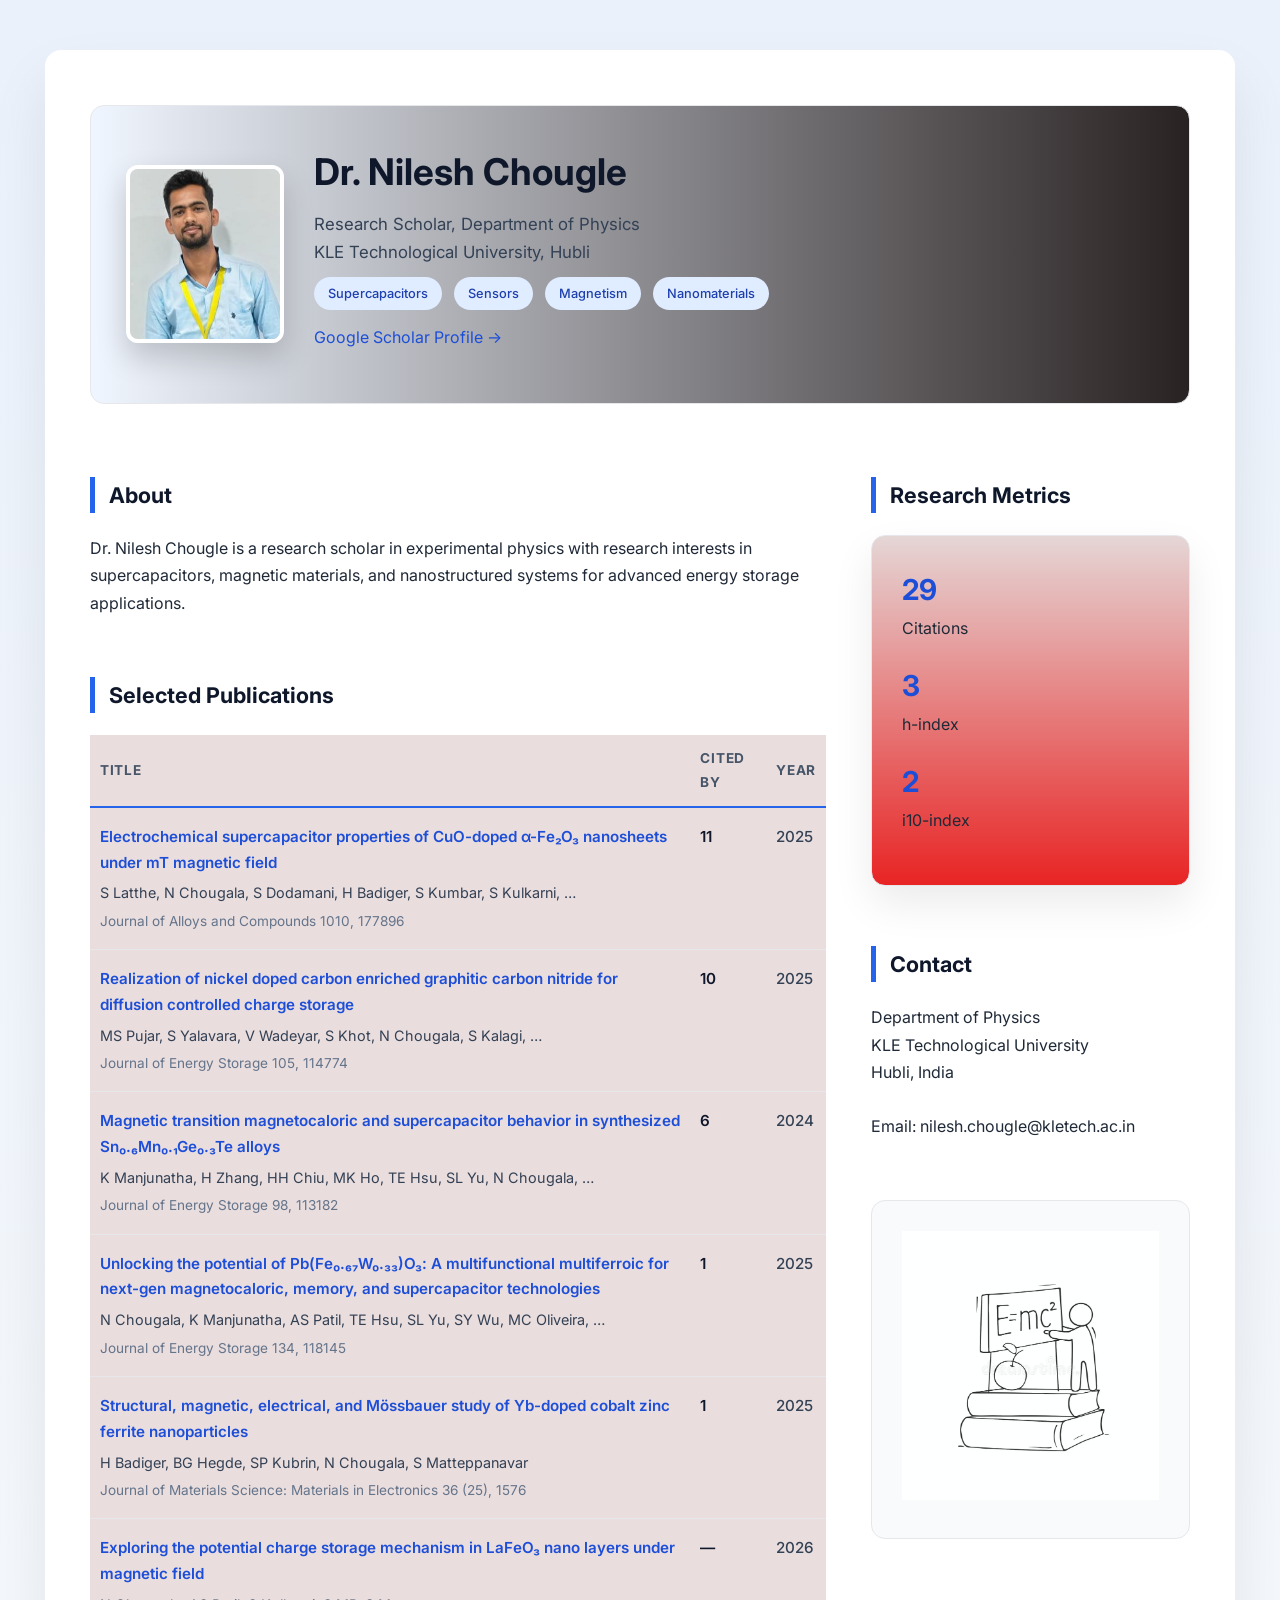
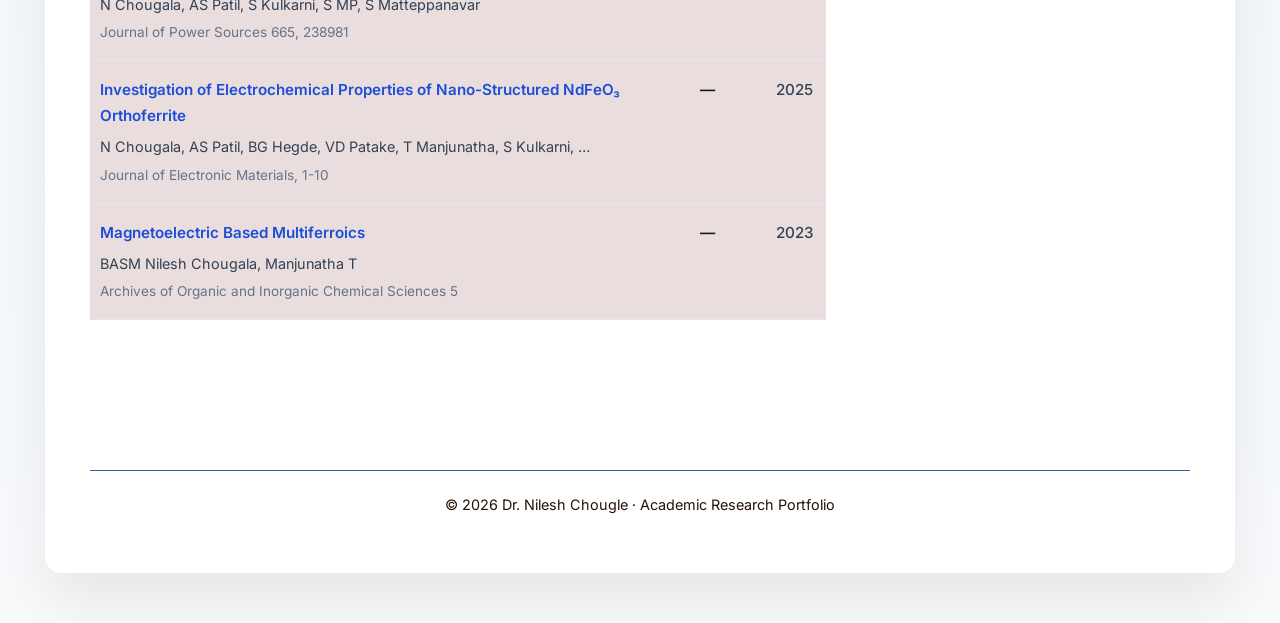
<file: Index.html>
<!DOCTYPE html>
<html lang="en">
<head>
    <meta charset="UTF-8">
    <title>Dr. Nilesh Chougle | Physics Research</title>
    <meta name="viewport" content="width=device-width, initial-scale=1">

    <link href="https://fonts.googleapis.com/css2?family=Inter:wght@300;400;600;700&display=swap" rel="stylesheet">

    <style>
        /* ================= PAGE BACKGROUND ================= */
        body {
            margin: 0;
            font-family: 'Inter', sans-serif;
            background: linear-gradient(180deg, #eaf1fb, #f8fafc);
            color: #1f2937;
            line-height: 1.7;
        }

        a {
            color: #1d4ed8;
            text-decoration: none;
        }

        a:hover {
            text-decoration: underline;
        }

        /* ================= MAIN CARD ================= */
        .container {
            max-width: 1100px;
            margin: 50px auto;
            padding: 55px 45px;
            background: #ffffff;
            border-radius: 16px;
            box-shadow: 0 30px 60px rgba(0,0,0,0.08);
        }

        /* ================= HEADER ================= */
        header {
            display: flex;
            gap: 30px;
            align-items: center;
            padding: 35px;
background: linear-gradient(to right, #f0f6ff, #292222);
            border-radius: 14px;
            border: 1px solid #e5e7eb;
        }

        header img {
            width: 150px;
            height: 170px;
            border-radius: 12px;
            border: 4px solid #ffffff;
            box-shadow: 0 14px 30px rgba(0,0,0,0.18);
            object-fit: cover;
        }

        h1 {
            margin: 0;
            font-size: 2.3rem;
            color: #0f172a;
        }

        .subtitle {
            color: #334155;
            font-size: 1.05rem;
            margin-top: 6px;
        }

        .tags span {
            display: inline-block;
            background: #e0ecff;
            color: #1e40af;
            padding: 6px 14px;
            border-radius: 20px;
            font-size: 0.8rem;
            margin: 10px 8px 0 0;
            font-weight: 500;
        }

        /* ================= GRID ================= */
        .grid {
            display: grid;
            grid-template-columns: 3fr 1.3fr;
            gap: 45px;
            margin-top: 55px;
        }

        @media (max-width: 900px) {
            .grid {
                grid-template-columns: 1fr;
            }
        }

        section {
            margin-bottom: 60px;
        }

        /* ================= SECTION TITLES ================= */
        h2 {
            font-size: 1.35rem;
            border-left: 5px solid #2563eb;
            padding-left: 14px;
            margin-bottom: 22px;
            color: #0f172a;
        }

/* ================= PUBLICATIONS TABLE ================= */
.pub-table {
    width: 100%;
    border-collapse: collapse;
    margin-top: 20px;
    background: #eadddd;
}

.pub-table th {
    text-align: left;
    font-size: 0.85rem;
    text-transform: uppercase;
    letter-spacing: 0.05em;
    color: #475569;
    padding: 12px 10px;
    border-bottom: 2px solid #2563eb;
}

.pub-table td {
    vertical-align: top;
    padding: 16px 10px;
    border-bottom: 1px solid #e5e7eb;
    font-size: 0.95rem;
}

.pub-title {
    font-weight: 600;
    color: #1d4ed8;
    margin-bottom: 6px;
}

.pub-authors {
    color: #334155;
    font-size: 0.9rem;
}

.pub-journal {
    color: #64748b;
    font-size: 0.85rem;
    margin-top: 4px;
}

.pub-cite {
    font-weight: 600;
    color: #0f172a;
}

.pub-year {
    color: #334155;
    font-weight: 500;
}

/* Mobile friendly */
@media (max-width: 768px) {
    .pub-table thead {
        display: none;
    }

    .pub-table tr {
        display: block;
        margin-bottom: 20px;
        border: 1px solid #e5e7eb;
        border-radius: 10px;
        padding: 14px;
        background: #f8fafc;
    }

    .pub-table td {
        display: block;
        border: none;
        padding: 6px 0;
    }
}


        /* ================= METRICS ================= */
        .stats {
background: linear-gradient(180deg, #e5d6d6, #e82424);      
      border-radius: 14px;
            padding: 30px;
            box-shadow: 0 18px 40px rgba(0,0,0,0.08);
            border: 1px solid #e5e7eb;
            position: sticky;
            top: 30px;
        }

        .stat {
            margin-bottom: 20px;
        }

        .stat strong {
            display: block;
            font-size: 1.8rem;
            color: #1d4ed8;
        }

        /* ================= FOOTER ================= */
        footer {
            margin-top: 90px;
            padding-top: 22px;
            border-top: 1px solid#365dab;
            text-align: center;
            font-size: 0.9rem;
            color: #271206;
        }
		/* ================= SIDE ILLUSTRATION ================= */
.side-illustration {
    margin-top: 40px;
    padding: 30px;
    background: #f8fafc;
    border-radius: 14px;
    border: 1px solid #e5e7eb;
    text-align: center;
}

.side-illustration img {
    max-width: 100%;
    height: auto;
    opacity: 0.85;
}

    </style>
</head>
<body>

<div class="container">

    <!-- HEADER -->
    <header>
        <!-- Paste base64 image OR image path -->
        <img src="[data-uri]" alt="Profile Photo">

        <div>
            <h1>Dr. Nilesh Chougle</h1>
            <div class="subtitle">
                Research Scholar, Department of Physics<br>
                KLE Technological University, Hubli
            </div>

            <div class="tags">
                <span>Supercapacitors</span>
                <span>Sensors</span>
                <span>Magnetism</span>
                <span>Nanomaterials</span>
            </div>

            <p style="margin-top:14px;">
                <a href="https://scholar.google.com/citations?user=LY0ouK8AAAAJ&hl=en" target="_blank">
                    Google Scholar Profile →
                </a>
            </p>
        </div>
    </header>

    <!-- GRID -->
    <div class="grid">

        <!-- LEFT -->
        <div>

            <section>
                <h2>About</h2>
                <p>
                    Dr. Nilesh Chougle is a research scholar in experimental physics with
                    research interests in supercapacitors, magnetic materials, and
                    nanostructured systems for advanced energy storage applications.
                </p>
            </section>

    <section>
    <h2>Selected Publications</h2>

    <table class="pub-table">
        <thead>
            <tr>
                <th>Title</th>
                <th>Cited by</th>
                <th>Year</th>
            </tr>
        </thead>
        <tbody>

            <tr>
                <td>
                    <div class="pub-title">
                        Electrochemical supercapacitor properties of CuO-doped α-Fe₂O₃ nanosheets under mT magnetic field
                    </div>
                    <div class="pub-authors">
                        S Latthe, N Chougala, S Dodamani, H Badiger, S Kumbar, S Kulkarni, …
                    </div>
                    <div class="pub-journal">
                        Journal of Alloys and Compounds 1010, 177896
                    </div>
                </td>
                <td class="pub-cite">11</td>
                <td class="pub-year">2025</td>
            </tr>

            <tr>
                <td>
                    <div class="pub-title">
                        Realization of nickel doped carbon enriched graphitic carbon nitride for diffusion controlled charge storage
                    </div>
                    <div class="pub-authors">
                        MS Pujar, S Yalavara, V Wadeyar, S Khot, N Chougala, S Kalagi, …
                    </div>
                    <div class="pub-journal">
                        Journal of Energy Storage 105, 114774
                    </div>
                </td>
                <td class="pub-cite">10</td>
                <td class="pub-year">2025</td>
            </tr>

            <tr>
                <td>
                    <div class="pub-title">
                        Magnetic transition magnetocaloric and supercapacitor behavior in synthesized Sn₀.₆Mn₀.₁Ge₀.₃Te alloys
                    </div>
                    <div class="pub-authors">
                        K Manjunatha, H Zhang, HH Chiu, MK Ho, TE Hsu, SL Yu, N Chougala, …
                    </div>
                    <div class="pub-journal">
                        Journal of Energy Storage 98, 113182
                    </div>
                </td>
                <td class="pub-cite">6</td>
                <td class="pub-year">2024</td>
            </tr>

            <tr>
                <td>
                    <div class="pub-title">
                        Unlocking the potential of Pb(Fe₀.₆₇W₀.₃₃)O₃: A multifunctional multiferroic for next-gen magnetocaloric, memory, and supercapacitor technologies
                    </div>
                    <div class="pub-authors">
                        N Chougala, K Manjunatha, AS Patil, TE Hsu, SL Yu, SY Wu, MC Oliveira, …
                    </div>
                    <div class="pub-journal">
                        Journal of Energy Storage 134, 118145
                    </div>
                </td>
                <td class="pub-cite">1</td>
                <td class="pub-year">2025</td>
            </tr>

            <tr>
                <td>
                    <div class="pub-title">
                        Structural, magnetic, electrical, and Mössbauer study of Yb-doped cobalt zinc ferrite nanoparticles
                    </div>
                    <div class="pub-authors">
                        H Badiger, BG Hegde, SP Kubrin, N Chougala, S Matteppanavar
                    </div>
                    <div class="pub-journal">
                        Journal of Materials Science: Materials in Electronics 36 (25), 1576
                    </div>
                </td>
                <td class="pub-cite">1</td>
                <td class="pub-year">2025</td>
            </tr>

            <tr>
                <td>
                    <div class="pub-title">
                        Exploring the potential charge storage mechanism in LaFeO₃ nano layers under magnetic field
                    </div>
                    <div class="pub-authors">
                        N Chougala, AS Patil, S Kulkarni, S MP, S Matteppanavar
                    </div>
                    <div class="pub-journal">
                        Journal of Power Sources 665, 238981
                    </div>
                </td>
                <td class="pub-cite">—</td>
                <td class="pub-year">2026</td>
            </tr>

            <tr>
                <td>
                    <div class="pub-title">
                        Investigation of Electrochemical Properties of Nano-Structured NdFeO₃ Orthoferrite
                    </div>
                    <div class="pub-authors">
                        N Chougala, AS Patil, BG Hegde, VD Patake, T Manjunatha, S Kulkarni, …
                    </div>
                    <div class="pub-journal">
                        Journal of Electronic Materials, 1-10
                    </div>
                </td>
                <td class="pub-cite">—</td>
                <td class="pub-year">2025</td>
            </tr>

            <tr>
                <td>
                    <div class="pub-title">
                        Magnetoelectric Based Multiferroics
                    </div>
                    <div class="pub-authors">
                        BASM Nilesh Chougala, Manjunatha T
                    </div>
                    <div class="pub-journal">
                        Archives of Organic and Inorganic Chemical Sciences 5
                    </div>
                </td>
                <td class="pub-cite">—</td>
                <td class="pub-year">2023</td>
            </tr>

        </tbody>
    </table>
</section>


        </div>

        <!-- RIGHT -->
        <div>

            <section>
                <h2>Research Metrics</h2>

                <div class="stats">
                    <div class="stat">
                        <strong>29</strong>
                        Citations
                    </div>
                    <div class="stat">
                        <strong>3</strong>
                        h-index
                    </div>
                    <div class="stat">
                        <strong>2</strong>
                        i10-index
                    </div>
                </div>
            </section>

            <section>
                <h2>Contact</h2>
                <p>
                    Department of Physics<br>
                    KLE Technological University<br>
                    Hubli, India<br><br>
                    Email: nilesh.chougle@kletech.ac.in
                </p>
            </section>
			<section class="side-illustration">
    <img src="[data-uri]" 
         alt="Physics Illustration">
</section>


        </div>

    </div>

    <footer 1px solid #07132b>
        © 2026 Dr. Nilesh Chougle · Academic Research Portfolio
    </footer>

</div>

</body>
</html>
</file>
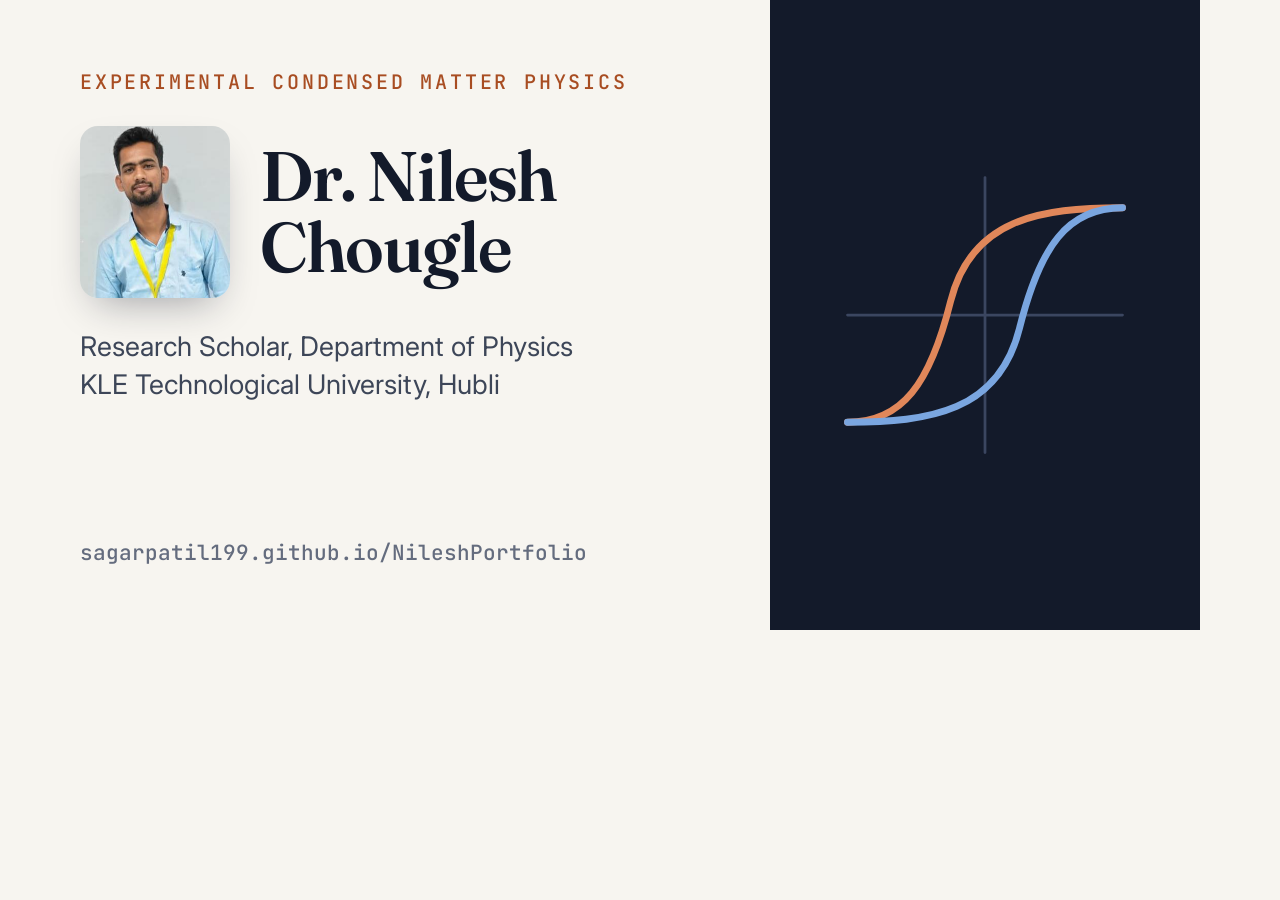
<file: tools/og-card.html>
<!doctype html>
<!-- Source for assets/og-image.png (1200×630 link-preview card).
     Regenerate with: node tools/render-images.js -->
<html><head><meta charset="utf-8">
<link href="https://fonts.googleapis.com/css2?family=Fraunces:opsz,wght@9..144,600&family=Inter:wght@400;500&family=JetBrains+Mono:wght@500&display=swap" rel="stylesheet">
<style>
  html,body{margin:0}
  body{width:1200px;height:630px;background:#f7f5f0;color:#131a2a;font-family:Inter,system-ui,sans-serif;display:grid;grid-template-columns:1fr 430px;overflow:hidden}
  .l{padding:72px 0 64px 80px;display:flex;flex-direction:column}
  .eyebrow{font:500 20px/1 'JetBrains Mono',monospace;letter-spacing:.14em;text-transform:uppercase;color:#a84d22}
  .id{display:flex;gap:30px;align-items:center;margin:34px 0 30px}
  img{width:150px;height:172px;object-fit:cover;border-radius:18px;box-shadow:0 18px 40px -16px rgba(19,26,42,.4)}
  h1{font:600 70px/1.02 Fraunces,Georgia,serif;letter-spacing:-.02em;margin:0}
  .role{font-size:27px;line-height:1.4;color:#3d4658;margin:0}
  .url{margin-top:auto;font:500 21px 'JetBrains Mono',monospace;color:#646c7e}
  .r{background:#131a2a;display:grid;place-items:center}
  svg{width:330px}
</style></head><body>
  <div class="l">
    <div class="eyebrow">Experimental Condensed Matter Physics</div>
    <div class="id"><img src="../assets/photo.jpg" alt=""><h1>Dr. Nilesh<br>Chougle</h1></div>
    <p class="role">Research Scholar, Department of Physics<br>KLE Technological University, Hubli</p>
    <div class="url">sagarpatil199.github.io/NileshPortfolio</div>
  </div>
  <div class="r">
    <svg viewBox="-120 -120 240 240" fill="none" stroke-width="5" stroke-linecap="round">
      <path d="M-100 0H100M0 -100V100" stroke="#3b4660" stroke-width="2"/>
      <!-- y is flipped (SVG y points down) so M rises to the upper right -->
      <path d="M100 -78C40 -78 -10 -70 -25 -10S-60 78 -100 78" stroke="#e0875a"/>
      <path d="M-100 78C-40 78 10 70 25 10S60 -78 100 -78" stroke="#7aa6e0"/>
    </svg>
  </div>
</body></html>
</file>
<file: css/style.css>
/* =========================================================
   Dr. Nilesh Chougle — portfolio styles
   ========================================================= */

/* TOKENS */
:root{
  --paper:#f7f5f0; --card:#ffffff; --ink:#131a2a; --ink-2:#3d4658; --muted:#646c7e;
  --line:#e3dfd5; --accent:#a84d22; --accent-2:#1f4e8c; --accent-soft:#f3e6dc; --blue-soft:#e4ecf7;
  --featured:#131a2a; --live:#c62f2f;
  --shadow:0 1px 2px rgba(19,26,42,.05),0 12px 32px -12px rgba(19,26,42,.18);
  --serif:'Fraunces',Georgia,serif; --sans:'Inter',system-ui,sans-serif; --mono:'JetBrains Mono',ui-monospace,monospace;
}
@media (prefers-color-scheme:dark){
  :root{
    --paper:#0e121b; --card:#161c28; --ink:#eef0f4; --ink-2:#c3c8d2; --muted:#8a92a3; --line:#262e3d;
    --accent:#e0875a; --accent-2:#7aa6e0; --accent-soft:#2a1f1a; --blue-soft:#18233a;
    --featured:#1b2436; --live:#f07070;
    --shadow:0 1px 2px rgba(0,0,0,.3),0 14px 34px -14px rgba(0,0,0,.6);
  }
}

/* BASE */
*{box-sizing:border-box}
[hidden]{display:none!important}
html{scroll-behavior:smooth}
body{margin:0;background:var(--paper);color:var(--ink);font:16px/1.65 var(--sans);-webkit-font-smoothing:antialiased}
a{color:var(--accent-2);text-decoration:none}
a:hover{text-decoration:underline}
.wrap{max-width:1120px;margin:0 auto;padding:0 24px}
.mono{font-family:var(--mono)}
.sr-only{position:absolute;width:1px;height:1px;padding:0;margin:-1px;overflow:hidden;clip:rect(0 0 0 0);white-space:nowrap;border:0}
.skip{position:absolute;left:16px;top:-60px;z-index:50;padding:10px 16px;border-radius:10px;background:var(--ink);color:var(--paper);font-weight:600}
.skip:focus{top:12px;text-decoration:none}
#main:focus{outline:none}
:focus-visible{outline:2px solid var(--accent-2);outline-offset:2px;border-radius:4px}
.btn:focus-visible,.filter:focus-visible,.doi:focus-visible,.menu-btn:focus-visible{border-radius:10px}
.search input:focus-visible{outline-offset:0;border-color:var(--accent-2)}
.feat-body .btn:focus-visible{outline-color:#f0a57c}
.eyebrow{font:500 .74rem/1 var(--mono);letter-spacing:.14em;text-transform:uppercase;color:var(--accent)}

/* NAV */
nav{position:sticky;top:0;z-index:20;background:color-mix(in srgb,var(--paper) 86%,transparent);backdrop-filter:blur(10px);border-bottom:1px solid var(--line)}
nav .wrap{display:flex;align-items:center;justify-content:space-between;height:60px}
.brand{font:600 1.05rem var(--serif);color:var(--ink)}
.brand span{color:var(--accent)}
.links{display:flex;gap:26px}
.links a{color:var(--ink-2);font-size:.9rem;font-weight:500}
.links a:hover{color:var(--accent);text-decoration:none}
.menu-btn{display:none;width:40px;height:40px;border:1px solid var(--line);border-radius:10px;background:var(--card);color:var(--ink);cursor:pointer;place-items:center;padding:0}
.menu-btn svg{width:20px;height:20px}
.menu-btn .x,.menu-btn[aria-expanded="true"] .bars{display:none}
.menu-btn[aria-expanded="true"] .x{display:block}

/* HERO */
.hero{padding:72px 0 56px;position:relative;overflow:hidden}
.hero-grid{display:grid;grid-template-columns:1.25fr 1fr;gap:48px;align-items:center}
.hero-grid>*{min-width:0}
.id{display:flex;gap:22px;align-items:center;margin-bottom:26px}
.id>div{min-width:0}
.photo{width:108px;height:124px;border-radius:14px;overflow:hidden;flex:none;box-shadow:var(--shadow);background:linear-gradient(135deg,var(--accent-2),var(--accent));display:grid;place-items:center;color:#fff;font:600 2rem var(--serif)}
.photo img{width:100%;height:100%;object-fit:cover;display:block}
h1{font:600 clamp(2.3rem,5vw,3.6rem)/1.05 var(--serif);margin:10px 0 0;letter-spacing:-.02em;overflow-wrap:break-word}
.aka{color:var(--muted);font-size:.88rem;margin-top:6px}
.role{font-size:1.08rem;color:var(--ink-2);margin:0 0 6px}
.lede{font:400 1.2rem/1.6 var(--serif);color:var(--ink-2);max-width:560px;margin:18px 0 26px}
.lede em{color:var(--accent);font-style:normal}
.cta{display:flex;flex-wrap:wrap;gap:12px}
.btn{display:inline-flex;align-items:center;gap:8px;padding:11px 18px;border-radius:10px;font-weight:600;font-size:.92rem;border:1px solid var(--line);color:var(--ink);background:var(--card)}
.btn:hover{text-decoration:none;border-color:var(--accent)}
.btn.primary{background:var(--ink);color:var(--paper);border-color:var(--ink)}
.btn.primary:hover{background:var(--accent);border-color:var(--accent)}
.btn svg{width:16px;height:16px}

.plot{background:var(--card);border:1px solid var(--line);border-radius:18px;padding:22px 22px 14px;box-shadow:var(--shadow)}
.plot svg{width:100%;height:auto;display:block}
figure.plot{margin:0}

/* LIVE INSTRUMENT (simulated VSM) */
.instrument{padding:16px 16px 14px;min-width:0}
.inst-head{display:flex;align-items:center;gap:12px;font:500 .72rem var(--mono);color:var(--muted);margin-bottom:10px;letter-spacing:.04em;white-space:nowrap;overflow:hidden}
.inst-head .sim{margin-left:auto;padding:2px 8px;border:1px solid var(--line);border-radius:6px}
.live{display:inline-flex;align-items:center;gap:6px;color:var(--live);font-weight:600}
.live i{width:8px;height:8px;border-radius:50%;background:var(--live);box-shadow:0 0 0 0 color-mix(in srgb,var(--live) 60%,transparent);animation:rec 1.6s infinite}
@keyframes rec{70%{box-shadow:0 0 0 7px transparent}100%{box-shadow:0 0 0 0 transparent}}
#mh,#dom{width:100%;max-width:100%;display:block;border-radius:10px;background:var(--paper)}
#dom{margin-top:4px}
.inst-label{font:500 .66rem var(--mono);text-transform:uppercase;letter-spacing:.12em;color:var(--muted);margin:12px 0 2px}
.readouts{display:grid;grid-template-columns:repeat(3,1fr);gap:8px;margin-top:10px}
.readouts div{min-width:0;background:var(--paper);border:1px solid var(--line);border-radius:10px;padding:8px 10px}
.readouts small{display:block;font-size:.66rem;color:var(--muted)}
.readouts b{font:600 1.05rem var(--mono);color:var(--ink);font-variant-numeric:tabular-nums}
.readouts em{font:400 .7rem var(--mono);color:var(--muted);margin-left:4px;font-style:normal}

/* METRICS */
.metrics-wrap{margin-top:48px}
.metrics{display:grid;grid-template-columns:repeat(5,1fr);border:1px solid var(--line);border-radius:16px;background:var(--card);overflow:hidden;box-shadow:var(--shadow)}
.metric{padding:22px 20px;border-right:1px solid var(--line)}
.metric:last-child{border-right:0}
.metric b{display:block;font:600 2.1rem/1 var(--serif);color:var(--ink)}
.metric span{font-size:.82rem;color:var(--muted)}
.src{font:400 .72rem var(--mono);color:var(--muted);margin-top:10px;text-align:right}

/* SECTIONS */
section{padding:84px 0 0}
.sec-head{display:flex;justify-content:space-between;align-items:end;gap:20px;margin-bottom:30px;flex-wrap:wrap}
h2{font:600 clamp(1.7rem,3vw,2.3rem)/1.15 var(--serif);margin:8px 0 0;letter-spacing:-.01em}
.sub{color:var(--muted);max-width:520px;margin:6px 0 0}

/* ABOUT */
.about{display:grid;grid-template-columns:1.4fr 1fr;gap:48px}
.about p{margin:0 0 16px;color:var(--ink-2);font-size:1.03rem}
.about h2+p{margin-top:20px}
.facts{background:var(--card);border:1px solid var(--line);border-radius:16px;padding:8px 22px}
.fact{display:flex;justify-content:space-between;gap:16px;padding:14px 0;border-bottom:1px dashed var(--line);font-size:.92rem}
.fact:last-child{border:0}
.fact dt{color:var(--muted)}
.fact dd{margin:0;text-align:right;font-weight:500}

/* RESEARCH THEMES */
.themes{display:grid;grid-template-columns:repeat(3,1fr);gap:20px}
.theme{background:var(--card);border:1px solid var(--line);border-radius:16px;padding:26px;position:relative;transition:transform .2s,box-shadow .2s}
.theme:hover{transform:translateY(-3px);box-shadow:var(--shadow)}
.theme .ico{width:44px;height:44px;border-radius:12px;display:grid;place-items:center;background:var(--accent-soft);color:var(--accent);margin-bottom:18px}
.theme:nth-child(2) .ico{background:var(--blue-soft);color:var(--accent-2)}
.theme h3{font:600 1.2rem var(--serif);margin:0 0 10px}
.theme p{color:var(--ink-2);font-size:.94rem;margin:0 0 16px}
.chips{display:flex;flex-wrap:wrap;gap:6px}
.chip{font:400 .72rem var(--mono);padding:4px 9px;border-radius:999px;background:var(--paper);border:1px solid var(--line);color:var(--ink-2)}

/* FEATURED */
.featured{display:grid;grid-template-columns:1fr 1.3fr;border-radius:20px;overflow:hidden;background:var(--featured);color:#eef0f4;box-shadow:var(--shadow)}
.feat-vis{background:radial-gradient(circle at 30% 40%,#2a3a5c,#0f1522 70%);padding:34px;display:grid;place-items:center;min-height:300px}
.feat-vis svg{width:100%;max-width:340px}
.feat-body{padding:40px}
.feat-body .eyebrow{color:#f0a57c}
.feat-body h3{font:600 1.5rem/1.3 var(--serif);margin:12px 0 14px}
.feat-body p{color:#c3c8d2;margin:0 0 20px}
.kpis{display:flex;gap:28px;margin:0 0 24px;flex-wrap:wrap}
.kpi b{display:block;font:600 1.7rem var(--serif);color:#fff}
.kpi span{font-size:.8rem;color:#9aa3b5}
.feat-body .btn{background:transparent;color:#fff;border-color:#3b4660}
.feat-body .btn:hover{border-color:#f0a57c}

/* PUBLICATIONS */
.toolbar{display:flex;flex-wrap:wrap;gap:10px;align-items:center;margin-bottom:22px}
.filters{display:flex;flex-wrap:wrap;gap:10px}
.filter{border:1px solid var(--line);background:var(--card);color:var(--ink-2);padding:8px 14px;border-radius:999px;font:500 .85rem var(--sans);cursor:pointer}
.filter[aria-pressed="true"]{background:var(--ink);color:var(--paper);border-color:var(--ink)}
.search{margin-left:auto;position:relative}
.search input{border:1px solid var(--line);background:var(--card);color:var(--ink);padding:9px 14px 9px 36px;border-radius:10px;font:400 .9rem var(--sans);width:240px}
.search svg{position:absolute;left:11px;top:50%;transform:translateY(-50%);width:16px;height:16px;color:var(--muted)}
.count{font:400 .78rem var(--mono);color:var(--muted);margin-bottom:10px}

.pubs{list-style:none;margin:0;padding:0;border-bottom:1px solid var(--line)}
.pub{display:grid;grid-template-columns:64px 1fr auto;gap:20px;padding:24px 0;border-top:1px solid var(--line)}
.yr{font:500 .9rem var(--mono);color:var(--muted);padding-top:3px}
.pt{font:600 1.08rem/1.4 var(--serif);color:var(--ink);margin:0 0 6px}
.pt a{color:inherit}
.pt a:hover{color:var(--accent);text-decoration:none}
.au{font-size:.88rem;color:var(--ink-2);margin:0 0 4px}
.au strong{color:var(--ink);font-weight:600;border-bottom:2px solid var(--accent-soft)}
.jn{font-size:.85rem;color:var(--muted);font-style:italic}
.tags{display:flex;gap:6px;margin-top:10px;flex-wrap:wrap}
.tag{font:500 .68rem var(--mono);letter-spacing:.03em;padding:3px 8px;border-radius:6px;background:var(--blue-soft);color:var(--accent-2)}
.tag.first{background:var(--accent-soft);color:var(--accent)}
.side{text-align:right;min-width:92px;display:flex;flex-direction:column;align-items:flex-end;gap:10px}
.cites b{font:600 1.35rem var(--serif);display:block;line-height:1}
.cites span{font-size:.72rem;color:var(--muted)}
.doi{font:500 .75rem var(--mono);padding:6px 10px;border:1px solid var(--line);border-radius:8px;color:var(--ink-2);white-space:nowrap}
.doi:hover{border-color:var(--accent);color:var(--accent);text-decoration:none}
.empty{padding:40px 0;text-align:center;color:var(--muted)}

/* COLLABORATIONS */
.collab{display:grid;grid-template-columns:repeat(4,1fr);gap:16px}
.org{background:var(--card);border:1px solid var(--line);border-radius:14px;padding:20px}
.org b{display:block;font:600 1rem var(--serif);margin-bottom:4px}
.org span{font-size:.84rem;color:var(--muted)}

/* CONTACT */
.contact{margin:84px 0 0;background:var(--card);border:1px solid var(--line);border-radius:22px;padding:48px;display:grid;grid-template-columns:1.2fr 1fr;gap:40px;align-items:center;box-shadow:var(--shadow)}
.contact h2{margin-top:10px}
.contact .sub{margin-top:12px}
.clist{display:grid;gap:14px}
.crow{display:flex;gap:14px;align-items:flex-start}
.crow .ci{width:38px;height:38px;border-radius:10px;background:var(--paper);border:1px solid var(--line);display:grid;place-items:center;flex:none;color:var(--accent)}
.crow .ci svg{width:18px;height:18px}
.crow small{display:block;color:var(--muted);font-size:.78rem}

/* FOOTER */
footer{padding:48px 0 40px;color:var(--muted);font-size:.85rem;display:flex;justify-content:space-between;flex-wrap:wrap;gap:12px}

/* RESPONSIVE */
@media (max-width:900px){
  .hero-grid,.about,.featured,.contact{grid-template-columns:1fr}
  .themes{grid-template-columns:1fr}
  .collab{grid-template-columns:1fr 1fr}
  .metrics{grid-template-columns:repeat(3,1fr)}
  .metric:nth-child(3){border-right:0}
  .metric:nth-child(n+4){border-top:1px solid var(--line)}
  .menu-btn{display:grid}
  .links{display:none;position:absolute;top:60px;left:0;right:0;flex-direction:column;gap:0;padding:8px 24px 16px;background:var(--paper);border-bottom:1px solid var(--line);box-shadow:var(--shadow)}
  .links.open{display:flex}
  .links a{padding:12px 0;font-size:1rem;border-bottom:1px solid var(--line)}
  .links a:last-child{border-bottom:0}
}
@media (max-width:600px){
  .wrap{padding:0 16px}
  .hero{padding:44px 0 36px}
  .id{gap:14px}
  .photo{width:84px;height:96px}
  .inst-head{flex-wrap:wrap;row-gap:6px;white-space:normal}
  .readouts b{font-size:.9rem}
  .readouts em{display:block;margin:0}
  .readouts small{white-space:nowrap;overflow:hidden;text-overflow:ellipsis}
  .metrics{grid-template-columns:1fr 1fr}
  .metric{border-right:1px solid var(--line)!important;border-top:1px solid var(--line)}
  .metric:nth-child(-n+2){border-top:0}
  .metric:nth-child(2n){border-right:0!important}
  .metric:last-child{grid-column:span 2;border-right:0!important}
  .pub{grid-template-columns:1fr;gap:8px}
  .side{flex-direction:row;justify-content:space-between;align-items:center;text-align:left}
  .cites{display:flex;align-items:baseline;gap:6px}
  .search{margin-left:0;width:100%}
  .search input{width:100%}
  .collab{grid-template-columns:1fr}
  .contact{padding:28px}
  .feat-body{padding:28px}
}
@media (prefers-reduced-motion:reduce){
  html{scroll-behavior:auto}
  .live i{animation:none}
  .theme{transition:none}
  .theme:hover{transform:none}
}
@media print{
  nav,.toolbar,.cta{display:none}
  .hero{padding-top:0}
  section{padding-top:36px}
  body{background:#fff}
}
</file>
